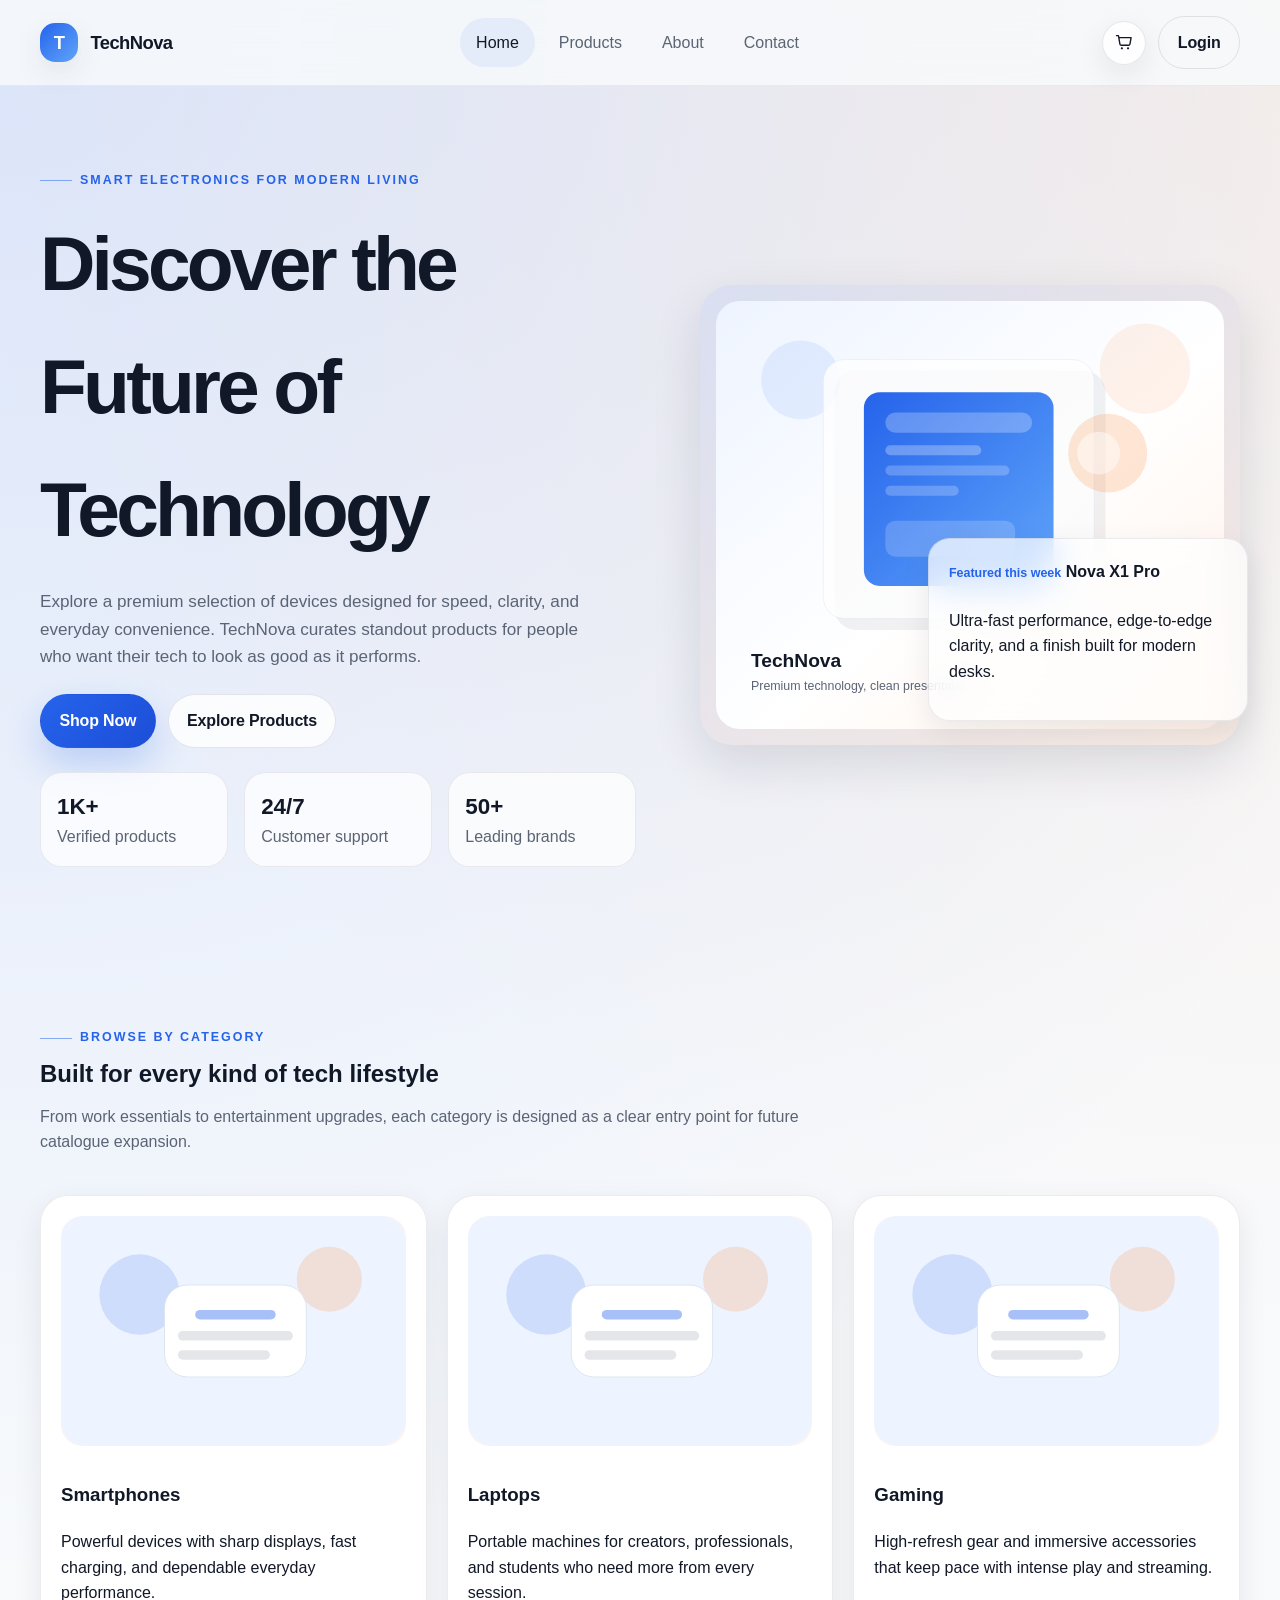
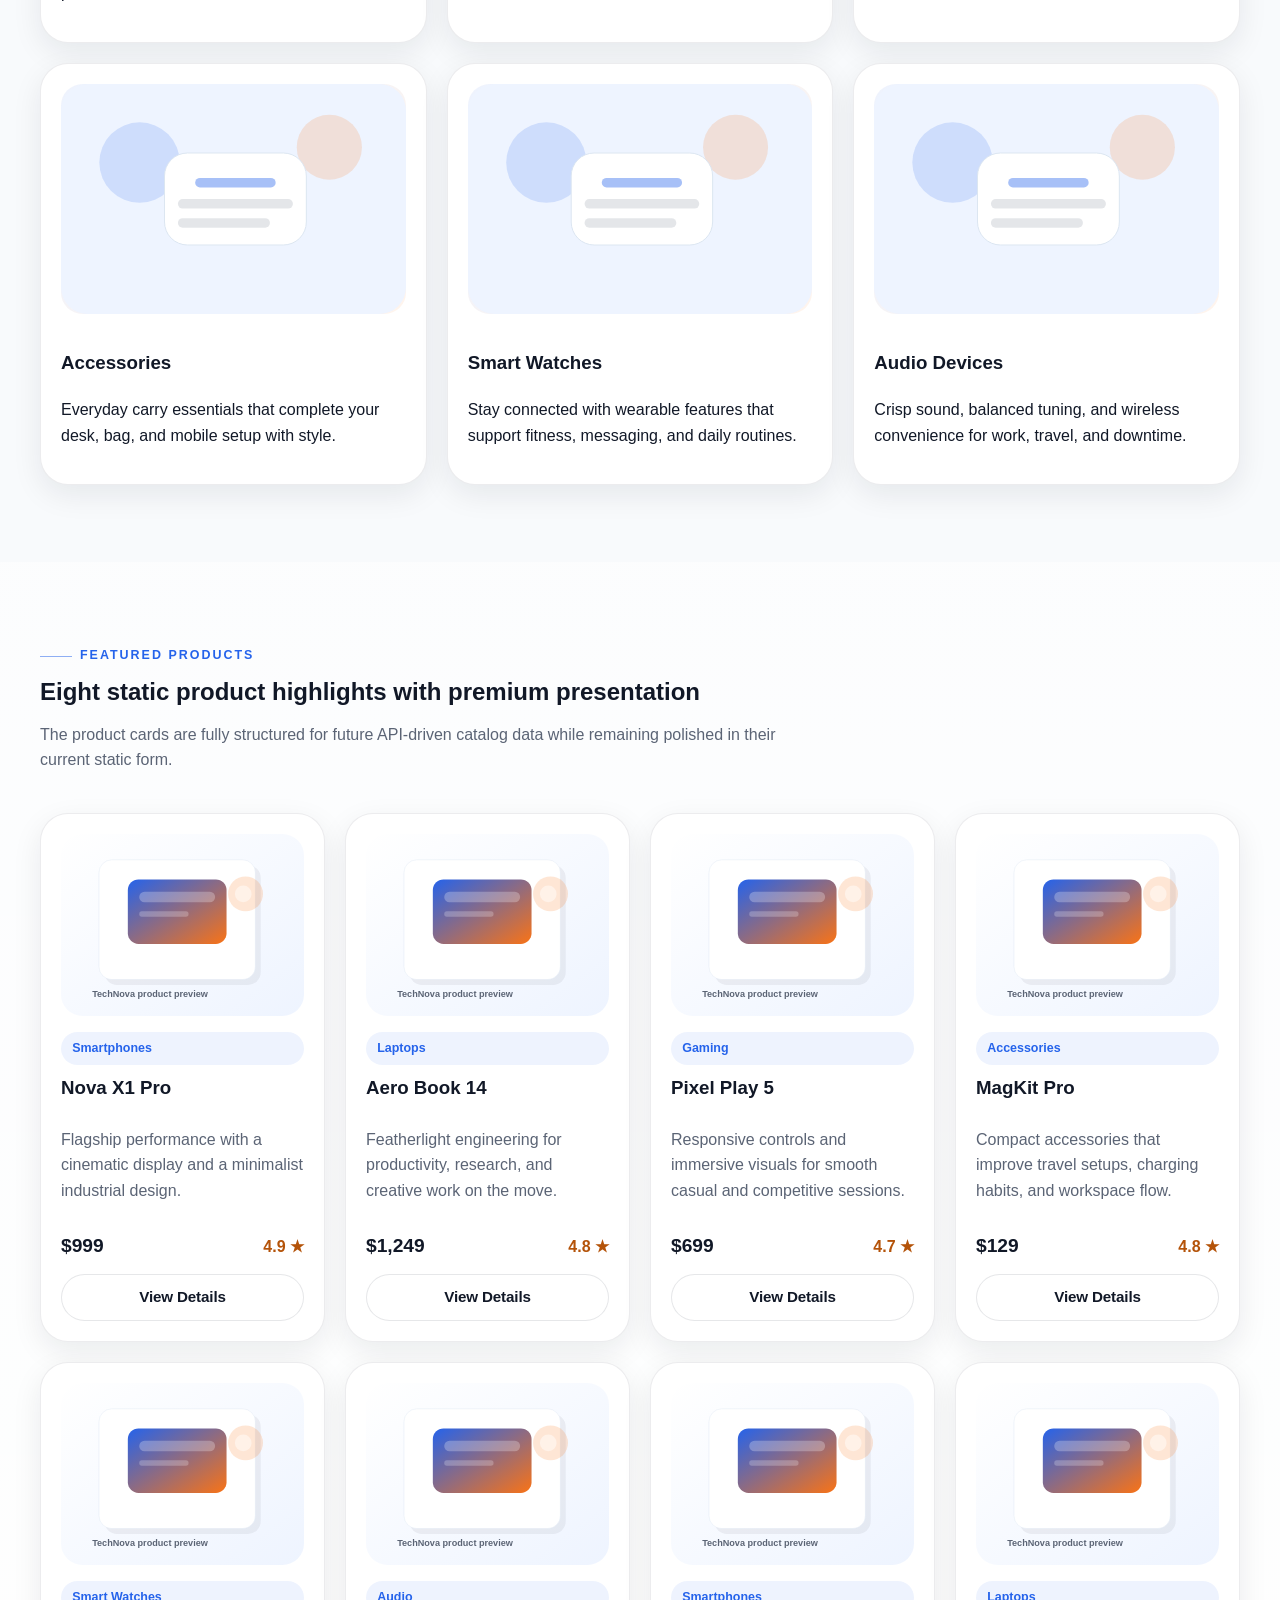
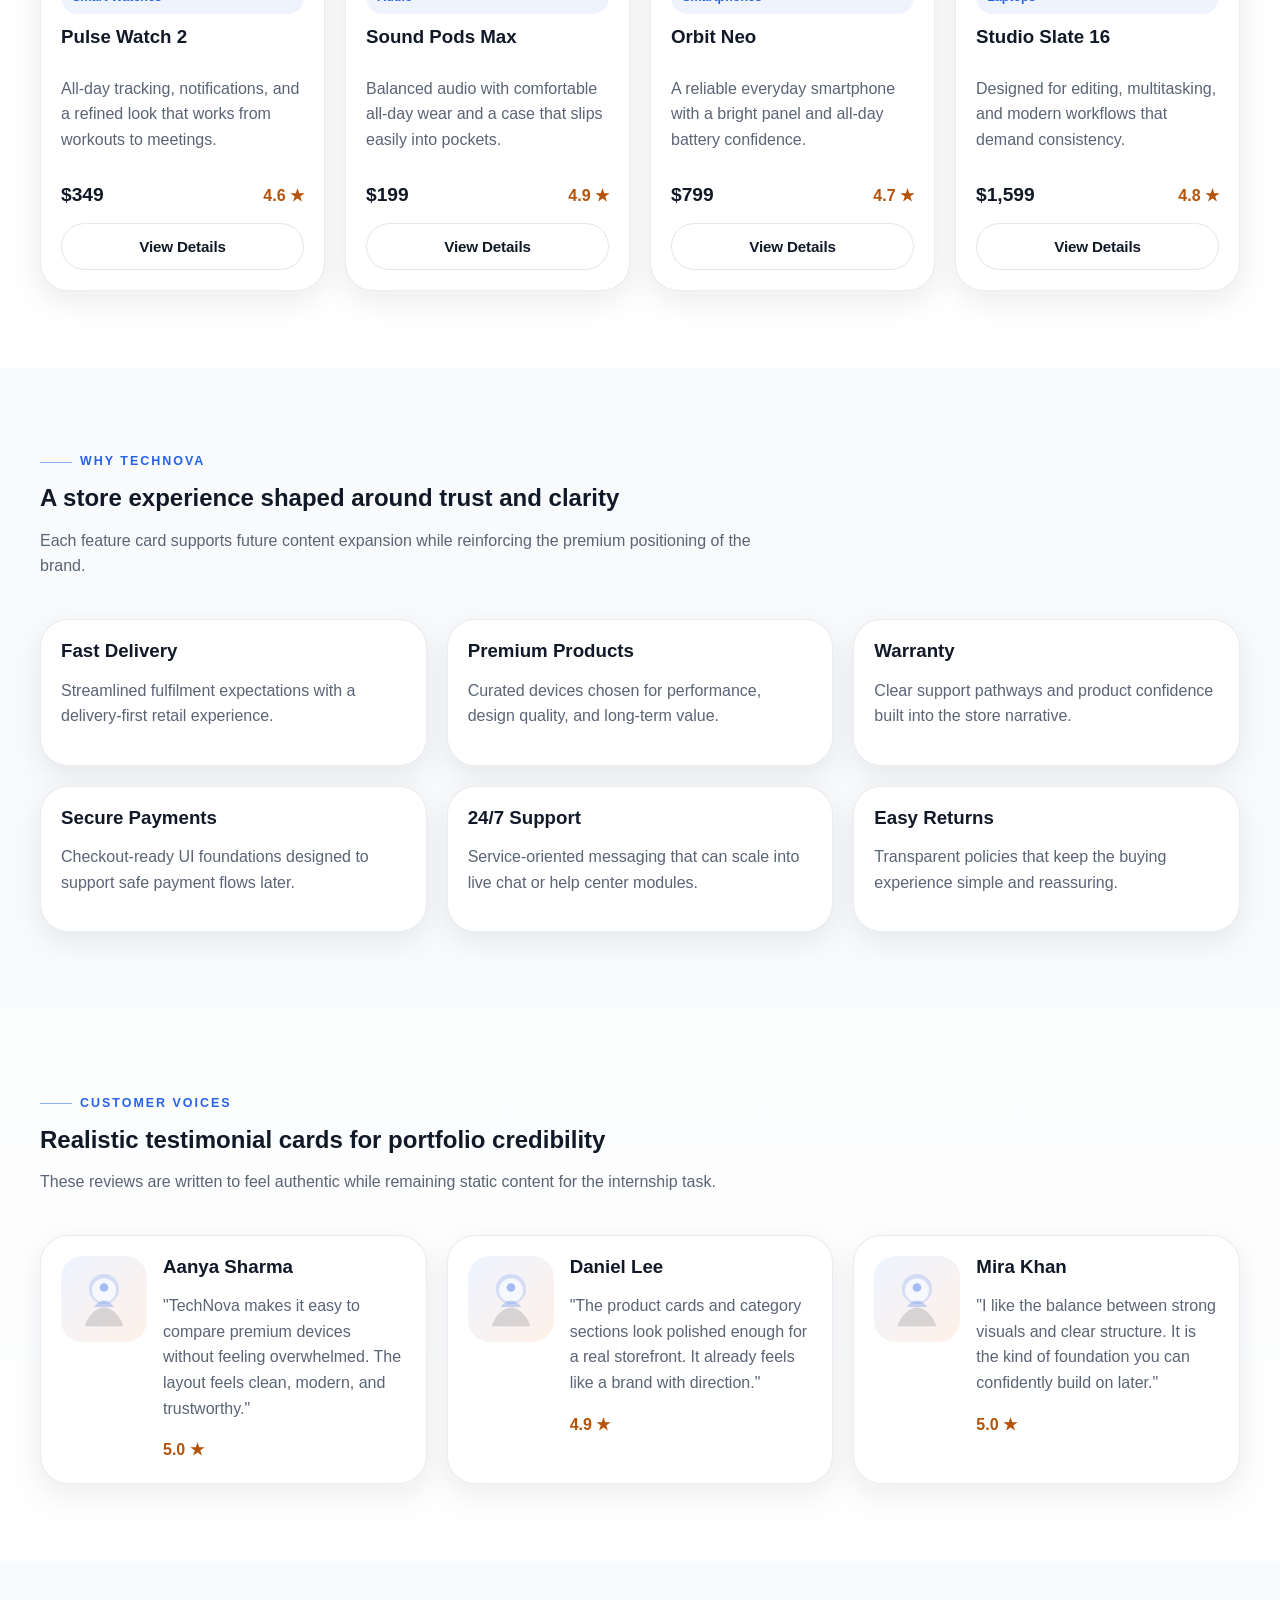
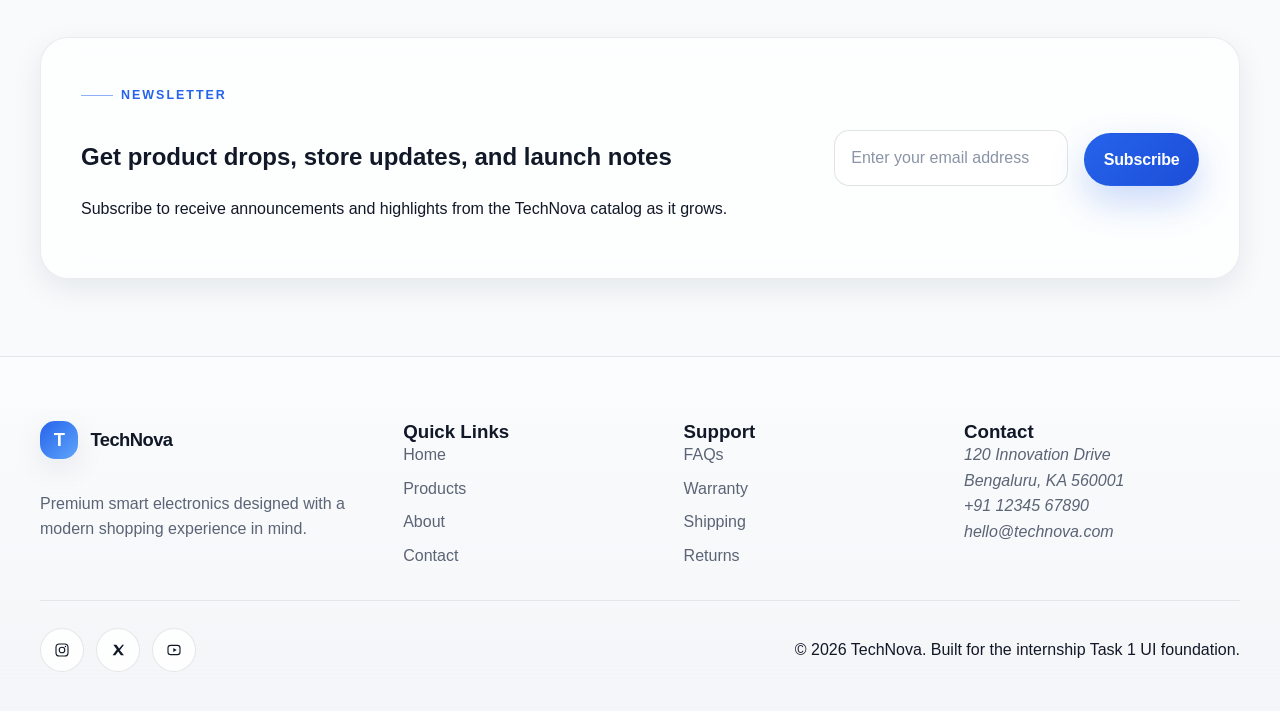
<file: index.html>
<!DOCTYPE html>
<html lang="en">
<head>
  <meta charset="UTF-8">
  <meta name="viewport" content="width=device-width, initial-scale=1.0">
  <title>TechNova | Smart Electronics Store</title>
  <meta name="description" content="TechNova is a premium smart electronics store showcasing smartphones, laptops, gaming gear, accessories, smart watches, and audio devices.">
  <meta name="keywords" content="TechNova, electronics store, smartphones, laptops, gaming, accessories, smart watches, audio">
  <meta name="author" content="TechNova">
  <link rel="icon" href="images/favicon.svg" type="image/svg+xml">
  <link rel="stylesheet" href="css/variables.css">
  <link rel="stylesheet" href="css/style.css">
  <link rel="stylesheet" href="css/responsive.css">
</head>
<body>
  <header class="site-header" data-component="site-header">
    <div class="container header__inner">
      <a class="brand" href="index.html" aria-label="TechNova home">
        <span class="brand__mark" aria-hidden="true">T</span>
        <span class="brand__text">TechNova</span>
      </a>

      <nav class="site-nav" aria-label="Primary navigation" data-component="primary-nav">
        <ul class="nav__list">
          <li><a class="nav__link is-active" href="index.html" aria-current="page">Home</a></li>
          <li><a class="nav__link" href="products.html">Products</a></li>
          <li><a class="nav__link" href="about.html">About</a></li>
          <li><a class="nav__link" href="contact.html">Contact</a></li>
        </ul>
      </nav>

      <div class="header__actions">
        <a class="icon-button" href="#" aria-label="Cart placeholder" data-action="open-cart">
          <svg viewBox="0 0 24 24" aria-hidden="true">
            <path d="M6 6h15l-1.5 8.5a2 2 0 0 1-2 1.5H8.4a2 2 0 0 1-2-1.6L4.5 3.5H2" fill="none" stroke="currentColor" stroke-width="1.8" stroke-linecap="round" stroke-linejoin="round"/>
            <circle cx="9" cy="20" r="1.4" fill="currentColor"/>
            <circle cx="17" cy="20" r="1.4" fill="currentColor"/>
          </svg>
        </a>
        <a class="btn btn--ghost" href="#" data-action="login">Login</a>
      </div>
    </div>
  </header>

  <main>
    <section class="hero section" data-section="hero">
      <div class="container hero__grid">
        <div class="hero__content">
          <span class="eyebrow">Smart electronics for modern living</span>
          <h1>Discover the Future of Technology</h1>
          <p class="hero__lead">
            Explore a premium selection of devices designed for speed, clarity, and everyday convenience.
            TechNova curates standout products for people who want their tech to look as good as it performs.
          </p>
          <div class="hero__actions">
            <a class="btn btn--primary" href="products.html">Shop Now</a>
            <a class="btn btn--secondary" href="products.html">Explore Products</a>
          </div>
          <ul class="hero__stats" aria-label="Store highlights">
            <li>
              <strong>1K+</strong>
              <span>Verified products</span>
            </li>
            <li>
              <strong>24/7</strong>
              <span>Customer support</span>
            </li>
            <li>
              <strong>50+</strong>
              <span>Leading brands</span>
            </li>
          </ul>
        </div>

        <div class="hero__visual">
          <figure class="hero__image-frame">
            <img src="images/hero-placeholder.svg" alt="Stylish showcase of modern smart electronics on a premium display">
          </figure>
          <div class="hero__floating-card glass-card">
            <span class="mini-label">Featured this week</span>
            <strong>Nova X1 Pro</strong>
            <p>Ultra-fast performance, edge-to-edge clarity, and a finish built for modern desks.</p>
          </div>
        </div>
      </div>
    </section>

    <section class="section" id="categories" data-section="categories">
      <div class="container">
        <div class="section-heading">
          <span class="eyebrow">Browse by category</span>
          <h2>Built for every kind of tech lifestyle</h2>
          <p>From work essentials to entertainment upgrades, each category is designed as a clear entry point for future catalogue expansion.</p>
        </div>

        <div class="card-grid card-grid--categories">
          <article class="category-card" data-category="smartphones">
            <img src="images/category-placeholder.svg" alt="Smartphone category illustration with a sleek device silhouette">
            <div>
              <h3>Smartphones</h3>
              <p>Powerful devices with sharp displays, fast charging, and dependable everyday performance.</p>
            </div>
          </article>
          <article class="category-card" data-category="laptops">
            <img src="images/category-placeholder.svg" alt="Laptop category illustration with a slim productivity device">
            <div>
              <h3>Laptops</h3>
              <p>Portable machines for creators, professionals, and students who need more from every session.</p>
            </div>
          </article>
          <article class="category-card" data-category="gaming">
            <img src="images/category-placeholder.svg" alt="Gaming category illustration with a console-inspired display">
            <div>
              <h3>Gaming</h3>
              <p>High-refresh gear and immersive accessories that keep pace with intense play and streaming.</p>
            </div>
          </article>
          <article class="category-card" data-category="accessories">
            <img src="images/category-placeholder.svg" alt="Accessories category illustration with premium small devices">
            <div>
              <h3>Accessories</h3>
              <p>Everyday carry essentials that complete your desk, bag, and mobile setup with style.</p>
            </div>
          </article>
          <article class="category-card" data-category="smartwatches">
            <img src="images/category-placeholder.svg" alt="Smart watch category illustration with a rounded wearable device">
            <div>
              <h3>Smart Watches</h3>
              <p>Stay connected with wearable features that support fitness, messaging, and daily routines.</p>
            </div>
          </article>
          <article class="category-card" data-category="audio">
            <img src="images/category-placeholder.svg" alt="Audio devices category illustration with wireless headphones">
            <div>
              <h3>Audio Devices</h3>
              <p>Crisp sound, balanced tuning, and wireless convenience for work, travel, and downtime.</p>
            </div>
          </article>
        </div>
      </div>
    </section>

    <section class="section section--tinted" id="featured-products" data-section="featured-products">
      <div class="container">
        <div class="section-heading">
          <span class="eyebrow">Featured products</span>
          <h2>Eight static product highlights with premium presentation</h2>
          <p>The product cards are fully structured for future API-driven catalog data while remaining polished in their current static form.</p>
        </div>

        <div class="card-grid card-grid--products">
          <article class="product-card" data-product-card data-product-category="smartphones" data-product-id="nova-x1-pro">
            <img src="images/product-placeholder.svg" alt="Premium smartphone product display with a reflective finish">
            <div class="product-card__body">
              <span class="chip">Smartphones</span>
              <h3>Nova X1 Pro</h3>
              <p>Flagship performance with a cinematic display and a minimalist industrial design.</p>
              <div class="product-card__meta">
                <span class="price">$999</span>
                <span class="rating">4.9 &#9733;</span>
              </div>
              <a class="btn btn--small btn--secondary" href="products.html">View Details</a>
            </div>
          </article>
          <article class="product-card" data-product-card data-product-category="laptops" data-product-id="aero-book-14">
            <img src="images/product-placeholder.svg" alt="Slim laptop product display on a premium studio background">
            <div class="product-card__body">
              <span class="chip">Laptops</span>
              <h3>Aero Book 14</h3>
              <p>Featherlight engineering for productivity, research, and creative work on the move.</p>
              <div class="product-card__meta">
                <span class="price">$1,249</span>
                <span class="rating">4.8 &#9733;</span>
              </div>
              <a class="btn btn--small btn--secondary" href="products.html">View Details</a>
            </div>
          </article>
          <article class="product-card" data-product-card data-product-category="gaming" data-product-id="pixel-play-5">
            <img src="images/product-placeholder.svg" alt="Gaming product display with an illuminated controller and console styling">
            <div class="product-card__body">
              <span class="chip">Gaming</span>
              <h3>Pixel Play 5</h3>
              <p>Responsive controls and immersive visuals for smooth casual and competitive sessions.</p>
              <div class="product-card__meta">
                <span class="price">$699</span>
                <span class="rating">4.7 &#9733;</span>
              </div>
              <a class="btn btn--small btn--secondary" href="products.html">View Details</a>
            </div>
          </article>
          <article class="product-card" data-product-card data-product-category="accessories" data-product-id="magkit-pro">
            <img src="images/product-placeholder.svg" alt="Accessory product display with compact charging and desk tools">
            <div class="product-card__body">
              <span class="chip">Accessories</span>
              <h3>MagKit Pro</h3>
              <p>Compact accessories that improve travel setups, charging habits, and workspace flow.</p>
              <div class="product-card__meta">
                <span class="price">$129</span>
                <span class="rating">4.8 &#9733;</span>
              </div>
              <a class="btn btn--small btn--secondary" href="products.html">View Details</a>
            </div>
          </article>
          <article class="product-card" data-product-card data-product-category="smartwatches" data-product-id="pulse-watch-2">
            <img src="images/product-placeholder.svg" alt="Smart watch product display with a sleek wearable profile">
            <div class="product-card__body">
              <span class="chip">Smart Watches</span>
              <h3>Pulse Watch 2</h3>
              <p>All-day tracking, notifications, and a refined look that works from workouts to meetings.</p>
              <div class="product-card__meta">
                <span class="price">$349</span>
                <span class="rating">4.6 &#9733;</span>
              </div>
              <a class="btn btn--small btn--secondary" href="products.html">View Details</a>
            </div>
          </article>
          <article class="product-card" data-product-card data-product-category="audio" data-product-id="sound-pods-max">
            <img src="images/product-placeholder.svg" alt="Audio product display with wireless earbuds and a charging case">
            <div class="product-card__body">
              <span class="chip">Audio</span>
              <h3>Sound Pods Max</h3>
              <p>Balanced audio with comfortable all-day wear and a case that slips easily into pockets.</p>
              <div class="product-card__meta">
                <span class="price">$199</span>
                <span class="rating">4.9 &#9733;</span>
              </div>
              <a class="btn btn--small btn--secondary" href="products.html">View Details</a>
            </div>
          </article>
          <article class="product-card" data-product-card data-product-category="smartphones" data-product-id="orbit-neo">
            <img src="images/product-placeholder.svg" alt="Secondary smartphone product display with a modern matte finish">
            <div class="product-card__body">
              <span class="chip">Smartphones</span>
              <h3>Orbit Neo</h3>
              <p>A reliable everyday smartphone with a bright panel and all-day battery confidence.</p>
              <div class="product-card__meta">
                <span class="price">$799</span>
                <span class="rating">4.7 &#9733;</span>
              </div>
              <a class="btn btn--small btn--secondary" href="products.html">View Details</a>
            </div>
          </article>
          <article class="product-card" data-product-card data-product-category="laptops" data-product-id="studio-slate-16">
            <img src="images/product-placeholder.svg" alt="Creative laptop product display with a spacious workstation layout">
            <div class="product-card__body">
              <span class="chip">Laptops</span>
              <h3>Studio Slate 16</h3>
              <p>Designed for editing, multitasking, and modern workflows that demand consistency.</p>
              <div class="product-card__meta">
                <span class="price">$1,599</span>
                <span class="rating">4.8 &#9733;</span>
              </div>
              <a class="btn btn--small btn--secondary" href="products.html">View Details</a>
            </div>
          </article>
        </div>
      </div>
    </section>

    <section class="section" id="why-choose-us" data-section="why-choose-us">
      <div class="container">
        <div class="section-heading">
          <span class="eyebrow">Why TechNova</span>
          <h2>A store experience shaped around trust and clarity</h2>
          <p>Each feature card supports future content expansion while reinforcing the premium positioning of the brand.</p>
        </div>

        <div class="card-grid card-grid--features">
          <article class="feature-card">
            <h3>Fast Delivery</h3>
            <p>Streamlined fulfilment expectations with a delivery-first retail experience.</p>
          </article>
          <article class="feature-card">
            <h3>Premium Products</h3>
            <p>Curated devices chosen for performance, design quality, and long-term value.</p>
          </article>
          <article class="feature-card">
            <h3>Warranty</h3>
            <p>Clear support pathways and product confidence built into the store narrative.</p>
          </article>
          <article class="feature-card">
            <h3>Secure Payments</h3>
            <p>Checkout-ready UI foundations designed to support safe payment flows later.</p>
          </article>
          <article class="feature-card">
            <h3>24/7 Support</h3>
            <p>Service-oriented messaging that can scale into live chat or help center modules.</p>
          </article>
          <article class="feature-card">
            <h3>Easy Returns</h3>
            <p>Transparent policies that keep the buying experience simple and reassuring.</p>
          </article>
        </div>
      </div>
    </section>

    <section class="section section--tinted" id="testimonials" data-section="testimonials">
      <div class="container">
        <div class="section-heading">
          <span class="eyebrow">Customer voices</span>
          <h2>Realistic testimonial cards for portfolio credibility</h2>
          <p>These reviews are written to feel authentic while remaining static content for the internship task.</p>
        </div>

        <div class="card-grid card-grid--testimonials">
          <article class="testimonial-card">
            <img src="images/avatar-placeholder.svg" alt="Portrait placeholder for Aanya Sharma">
            <div>
              <h3>Aanya Sharma</h3>
              <p>"TechNova makes it easy to compare premium devices without feeling overwhelmed. The layout feels clean, modern, and trustworthy."</p>
              <span class="rating">5.0 &#9733;</span>
            </div>
          </article>
          <article class="testimonial-card">
            <img src="images/avatar-placeholder.svg" alt="Portrait placeholder for Daniel Lee">
            <div>
              <h3>Daniel Lee</h3>
              <p>"The product cards and category sections look polished enough for a real storefront. It already feels like a brand with direction."</p>
              <span class="rating">4.9 &#9733;</span>
            </div>
          </article>
          <article class="testimonial-card">
            <img src="images/avatar-placeholder.svg" alt="Portrait placeholder for Mira Khan">
            <div>
              <h3>Mira Khan</h3>
              <p>"I like the balance between strong visuals and clear structure. It is the kind of foundation you can confidently build on later."</p>
              <span class="rating">5.0 &#9733;</span>
            </div>
          </article>
        </div>
      </div>
    </section>

    <section class="section" id="newsletter" data-section="newsletter">
      <div class="container">
        <div class="newsletter-card glass-card">
          <div>
            <span class="eyebrow">Newsletter</span>
            <h2>Get product drops, store updates, and launch notes</h2>
            <p>Subscribe to receive announcements and highlights from the TechNova catalog as it grows.</p>
          </div>
          <form class="newsletter-form" data-form="newsletter">
            <label class="sr-only" for="newsletter-email">Email address</label>
            <input id="newsletter-email" name="email" type="email" placeholder="Enter your email address">
            <button class="btn btn--primary" type="button">Subscribe</button>
          </form>
        </div>
      </div>
    </section>
  </main>

  <footer class="site-footer" data-component="site-footer">
    <div class="container footer__grid">
      <div>
        <a class="brand brand--footer" href="index.html" aria-label="TechNova home">
          <span class="brand__mark" aria-hidden="true">T</span>
          <span class="brand__text">TechNova</span>
        </a>
        <p>Premium smart electronics designed with a modern shopping experience in mind.</p>
      </div>

      <div>
        <h3>Quick Links</h3>
        <ul class="footer__links">
          <li><a href="index.html">Home</a></li>
          <li><a href="products.html">Products</a></li>
          <li><a href="about.html">About</a></li>
          <li><a href="contact.html">Contact</a></li>
        </ul>
      </div>

      <div>
        <h3>Support</h3>
        <ul class="footer__links">
          <li><a href="#">FAQs</a></li>
          <li><a href="#">Warranty</a></li>
          <li><a href="#">Shipping</a></li>
          <li><a href="#">Returns</a></li>
        </ul>
      </div>

      <div>
        <h3>Contact</h3>
        <address>
          120 Innovation Drive<br>
          Bengaluru, KA 560001<br>
          <a href="tel:+911234567890">+91 12345 67890</a><br>
          <a href="mailto:hello@technova.com">hello@technova.com</a>
        </address>
      </div>
    </div>

    <div class="container footer__bottom">
      <div class="social-links" aria-label="Social links">
        <a href="#" aria-label="TechNova on Instagram">
          <svg viewBox="0 0 24 24" aria-hidden="true"><rect x="3" y="3" width="18" height="18" rx="5" fill="none" stroke="currentColor" stroke-width="1.7"/><circle cx="12" cy="12" r="4.2" fill="none" stroke="currentColor" stroke-width="1.7"/><circle cx="17.2" cy="6.8" r="1.1" fill="currentColor"/></svg>
        </a>
        <a href="#" aria-label="TechNova on X">
          <svg viewBox="0 0 24 24" aria-hidden="true"><path d="M5 4h4.6l4.1 5.7L18.4 4H21l-6.2 8.5L21 20h-4.6l-4.2-5.8L8 20H3.9l6.3-8.6L5 4Z" fill="currentColor"/></svg>
        </a>
        <a href="#" aria-label="TechNova on YouTube">
          <svg viewBox="0 0 24 24" aria-hidden="true"><rect x="3" y="5" width="18" height="14" rx="4" fill="none" stroke="currentColor" stroke-width="1.7"/><path d="M11 9l5 3-5 3V9Z" fill="currentColor"/></svg>
        </a>
      </div>
      <p>&copy; 2026 TechNova. Built for the internship Task 1 UI foundation.</p>
    </div>
  </footer>
</body>
</html>
</file>
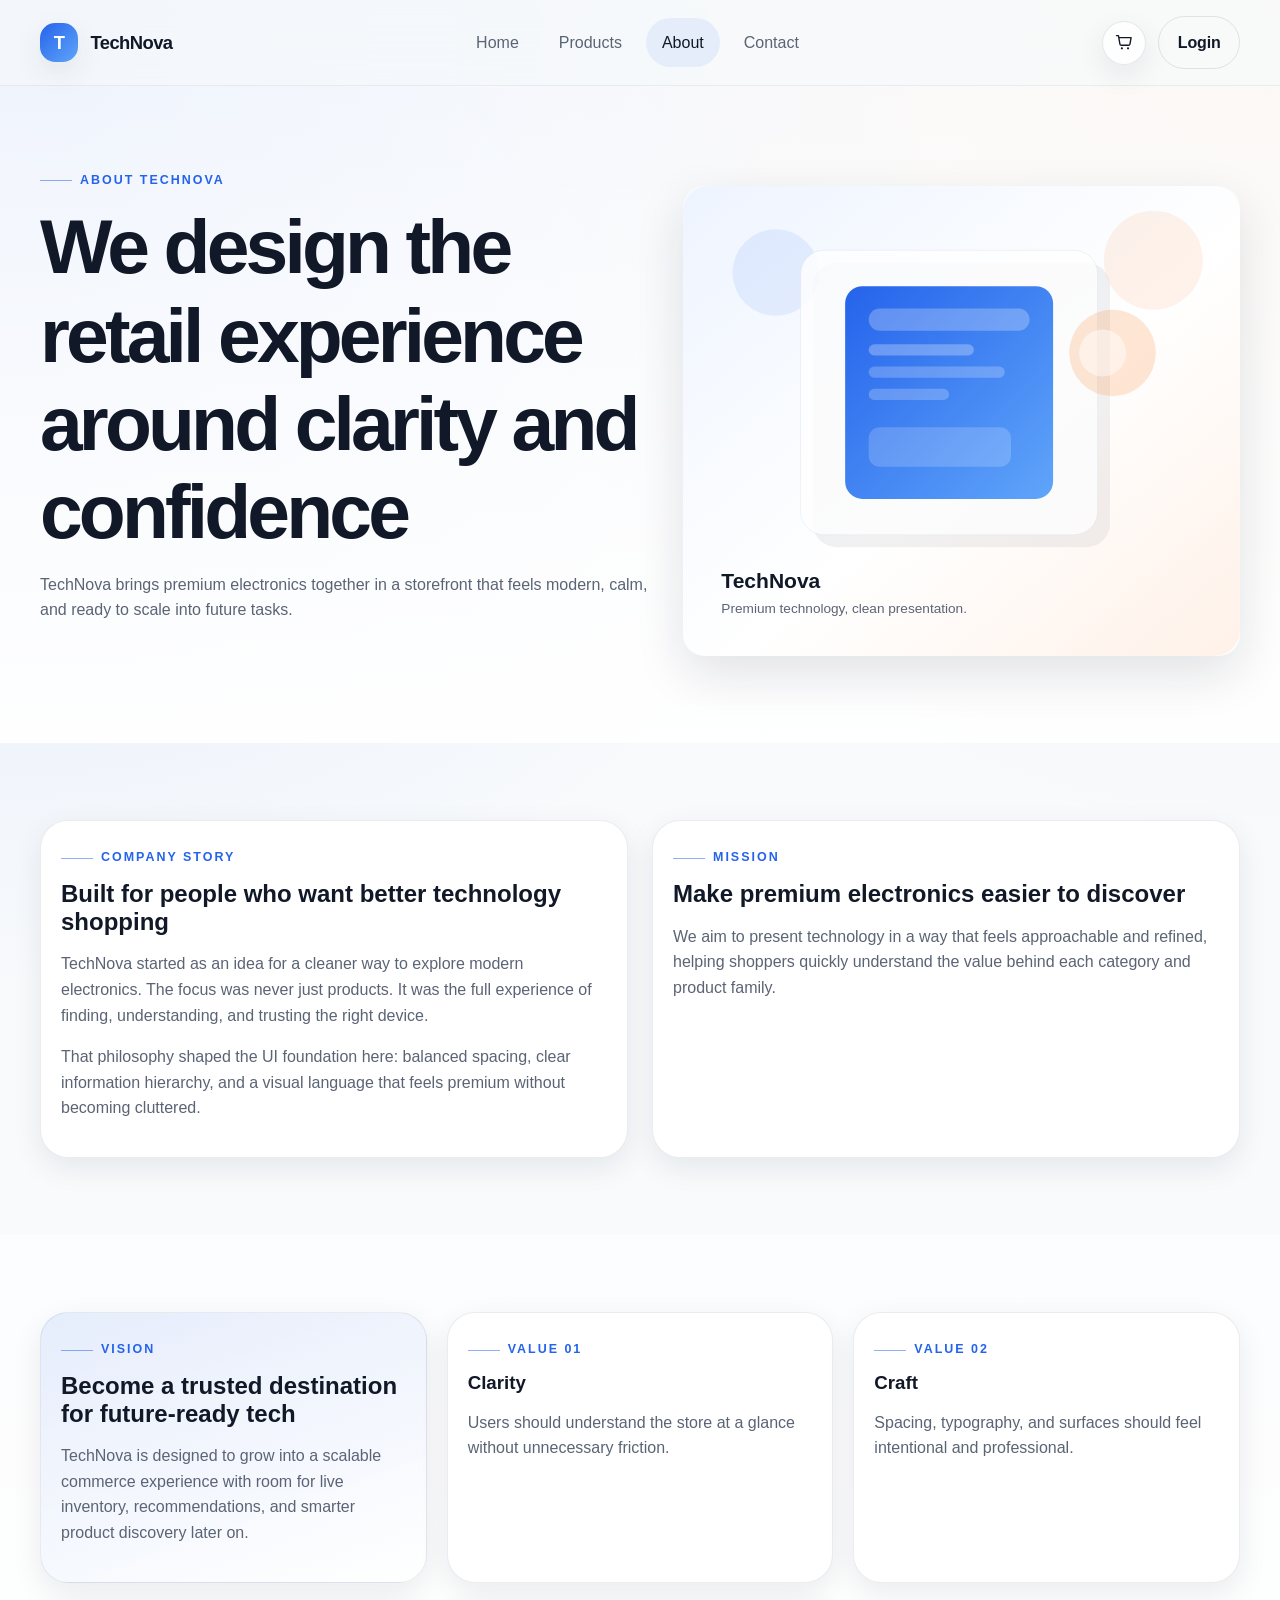
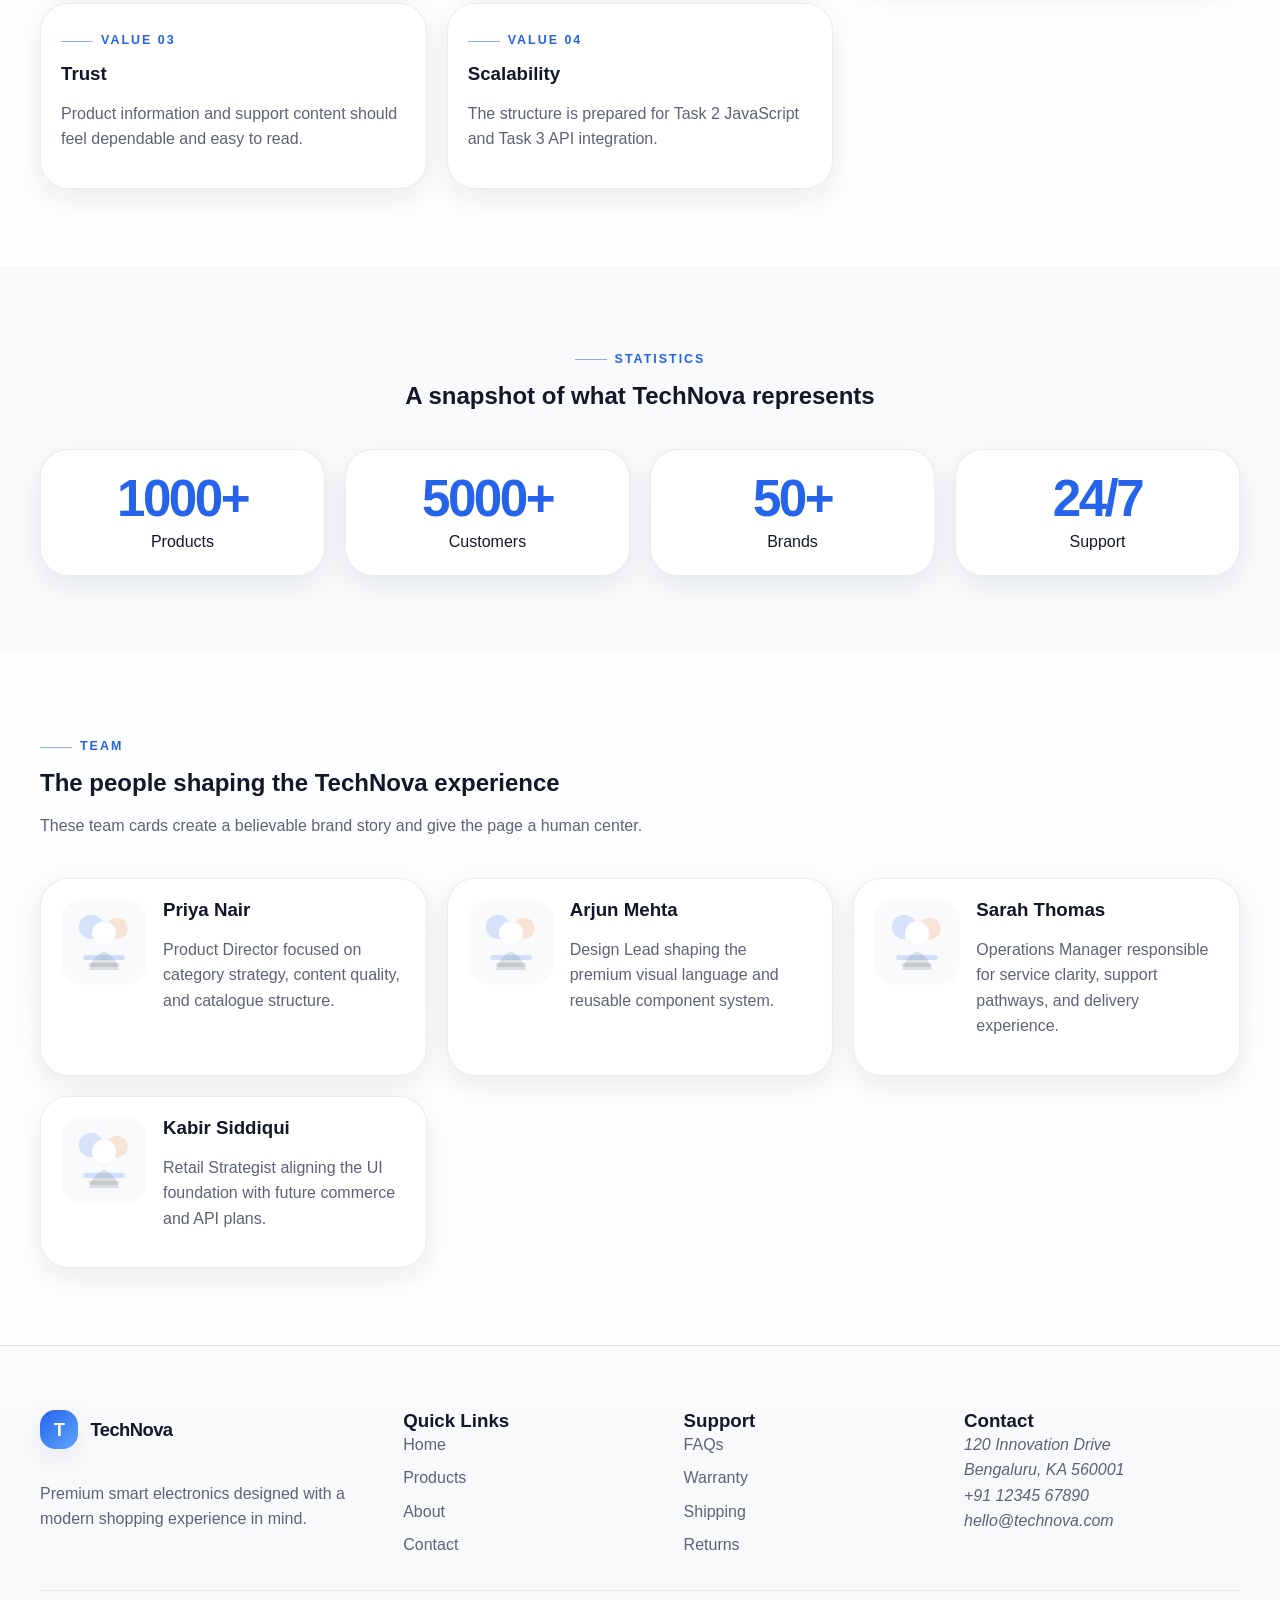
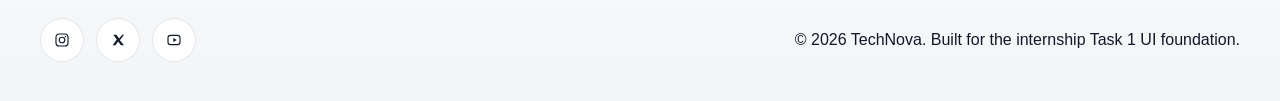
<file: about.html>
<!DOCTYPE html>
<html lang="en">
<head>
  <meta charset="UTF-8">
  <meta name="viewport" content="width=device-width, initial-scale=1.0">
  <title>About | TechNova</title>
  <meta name="description" content="Learn about TechNova's story, mission, vision, values, statistics, and team.">
  <meta name="keywords" content="About TechNova, company story, mission, vision, values, team">
  <meta name="author" content="TechNova">
  <link rel="icon" href="images/favicon.svg" type="image/svg+xml">
  <link rel="stylesheet" href="css/variables.css">
  <link rel="stylesheet" href="css/style.css">
  <link rel="stylesheet" href="css/responsive.css">
</head>
<body>
  <header class="site-header" data-component="site-header">
    <div class="container header__inner">
      <a class="brand" href="index.html" aria-label="TechNova home">
        <span class="brand__mark" aria-hidden="true">T</span>
        <span class="brand__text">TechNova</span>
      </a>

      <nav class="site-nav" aria-label="Primary navigation" data-component="primary-nav">
        <ul class="nav__list">
          <li><a class="nav__link" href="index.html">Home</a></li>
          <li><a class="nav__link" href="products.html">Products</a></li>
          <li><a class="nav__link is-active" href="about.html" aria-current="page">About</a></li>
          <li><a class="nav__link" href="contact.html">Contact</a></li>
        </ul>
      </nav>

      <div class="header__actions">
        <a class="icon-button" href="#" aria-label="Cart placeholder" data-action="open-cart">
          <svg viewBox="0 0 24 24" aria-hidden="true">
            <path d="M6 6h15l-1.5 8.5a2 2 0 0 1-2 1.5H8.4a2 2 0 0 1-2-1.6L4.5 3.5H2" fill="none" stroke="currentColor" stroke-width="1.8" stroke-linecap="round" stroke-linejoin="round"/>
            <circle cx="9" cy="20" r="1.4" fill="currentColor"/>
            <circle cx="17" cy="20" r="1.4" fill="currentColor"/>
          </svg>
        </a>
        <a class="btn btn--ghost" href="#" data-action="login">Login</a>
      </div>
    </div>
  </header>

  <main class="page-main">
    <section class="page-hero section section--tinted" data-section="about-hero">
      <div class="container about-hero__grid">
        <div class="section-heading">
          <span class="eyebrow">About TechNova</span>
          <h1>We design the retail experience around clarity and confidence</h1>
          <p>TechNova brings premium electronics together in a storefront that feels modern, calm, and ready to scale into future tasks.</p>
        </div>
        <figure class="about-hero__image">
          <img src="images/hero-placeholder.svg" alt="Editorial-style illustration of the TechNova brand and premium electronic products">
        </figure>
      </div>
    </section>

    <section class="section" data-section="story">
      <div class="container split-layout">
        <article class="content-card">
          <span class="eyebrow">Company story</span>
          <h2>Built for people who want better technology shopping</h2>
          <p>TechNova started as an idea for a cleaner way to explore modern electronics. The focus was never just products. It was the full experience of finding, understanding, and trusting the right device.</p>
          <p>That philosophy shaped the UI foundation here: balanced spacing, clear information hierarchy, and a visual language that feels premium without becoming cluttered.</p>
        </article>
        <article class="content-card">
          <span class="eyebrow">Mission</span>
          <h2>Make premium electronics easier to discover</h2>
          <p>We aim to present technology in a way that feels approachable and refined, helping shoppers quickly understand the value behind each category and product family.</p>
        </article>
      </div>
    </section>

    <section class="section section--tinted" data-section="vision-values">
      <div class="container">
        <div class="card-grid card-grid--features">
          <article class="feature-card feature-card--accent">
            <span class="eyebrow">Vision</span>
            <h2>Become a trusted destination for future-ready tech</h2>
            <p>TechNova is designed to grow into a scalable commerce experience with room for live inventory, recommendations, and smarter product discovery later on.</p>
          </article>
          <article class="feature-card">
            <span class="eyebrow">Value 01</span>
            <h3>Clarity</h3>
            <p>Users should understand the store at a glance without unnecessary friction.</p>
          </article>
          <article class="feature-card">
            <span class="eyebrow">Value 02</span>
            <h3>Craft</h3>
            <p>Spacing, typography, and surfaces should feel intentional and professional.</p>
          </article>
          <article class="feature-card">
            <span class="eyebrow">Value 03</span>
            <h3>Trust</h3>
            <p>Product information and support content should feel dependable and easy to read.</p>
          </article>
          <article class="feature-card">
            <span class="eyebrow">Value 04</span>
            <h3>Scalability</h3>
            <p>The structure is prepared for Task 2 JavaScript and Task 3 API integration.</p>
          </article>
        </div>
      </div>
    </section>

    <section class="section" data-section="statistics">
      <div class="container">
        <div class="section-heading section-heading--center">
          <span class="eyebrow">Statistics</span>
          <h2>A snapshot of what TechNova represents</h2>
        </div>

        <div class="stats-grid">
          <article class="stat-card">
            <strong>1000+</strong>
            <span>Products</span>
          </article>
          <article class="stat-card">
            <strong>5000+</strong>
            <span>Customers</span>
          </article>
          <article class="stat-card">
            <strong>50+</strong>
            <span>Brands</span>
          </article>
          <article class="stat-card">
            <strong>24/7</strong>
            <span>Support</span>
          </article>
        </div>
      </div>
    </section>

    <section class="section section--tinted" data-section="team">
      <div class="container">
        <div class="section-heading">
          <span class="eyebrow">Team</span>
          <h2>The people shaping the TechNova experience</h2>
          <p>These team cards create a believable brand story and give the page a human center.</p>
        </div>

        <div class="card-grid card-grid--testimonials card-grid--team">
          <article class="testimonial-card">
            <img src="images/team-placeholder.svg" alt="Portrait placeholder for Priya Nair, product director">
            <div>
              <h3>Priya Nair</h3>
              <p>Product Director focused on category strategy, content quality, and catalogue structure.</p>
            </div>
          </article>
          <article class="testimonial-card">
            <img src="images/team-placeholder.svg" alt="Portrait placeholder for Arjun Mehta, design lead">
            <div>
              <h3>Arjun Mehta</h3>
              <p>Design Lead shaping the premium visual language and reusable component system.</p>
            </div>
          </article>
          <article class="testimonial-card">
            <img src="images/team-placeholder.svg" alt="Portrait placeholder for Sarah Thomas, operations manager">
            <div>
              <h3>Sarah Thomas</h3>
              <p>Operations Manager responsible for service clarity, support pathways, and delivery experience.</p>
            </div>
          </article>
          <article class="testimonial-card">
            <img src="images/team-placeholder.svg" alt="Portrait placeholder for Kabir Siddiqui, retail strategist">
            <div>
              <h3>Kabir Siddiqui</h3>
              <p>Retail Strategist aligning the UI foundation with future commerce and API plans.</p>
            </div>
          </article>
        </div>
      </div>
    </section>
  </main>

  <footer class="site-footer" data-component="site-footer">
    <div class="container footer__grid">
      <div>
        <a class="brand brand--footer" href="index.html" aria-label="TechNova home">
          <span class="brand__mark" aria-hidden="true">T</span>
          <span class="brand__text">TechNova</span>
        </a>
        <p>Premium smart electronics designed with a modern shopping experience in mind.</p>
      </div>

      <div>
        <h3>Quick Links</h3>
        <ul class="footer__links">
          <li><a href="index.html">Home</a></li>
          <li><a href="products.html">Products</a></li>
          <li><a href="about.html">About</a></li>
          <li><a href="contact.html">Contact</a></li>
        </ul>
      </div>

      <div>
        <h3>Support</h3>
        <ul class="footer__links">
          <li><a href="#">FAQs</a></li>
          <li><a href="#">Warranty</a></li>
          <li><a href="#">Shipping</a></li>
          <li><a href="#">Returns</a></li>
        </ul>
      </div>

      <div>
        <h3>Contact</h3>
        <address>
          120 Innovation Drive<br>
          Bengaluru, KA 560001<br>
          <a href="tel:+911234567890">+91 12345 67890</a><br>
          <a href="mailto:hello@technova.com">hello@technova.com</a>
        </address>
      </div>
    </div>

    <div class="container footer__bottom">
      <div class="social-links" aria-label="Social links">
        <a href="#" aria-label="TechNova on Instagram"><svg viewBox="0 0 24 24" aria-hidden="true"><rect x="3" y="3" width="18" height="18" rx="5" fill="none" stroke="currentColor" stroke-width="1.7"/><circle cx="12" cy="12" r="4.2" fill="none" stroke="currentColor" stroke-width="1.7"/><circle cx="17.2" cy="6.8" r="1.1" fill="currentColor"/></svg></a>
        <a href="#" aria-label="TechNova on X"><svg viewBox="0 0 24 24" aria-hidden="true"><path d="M5 4h4.6l4.1 5.7L18.4 4H21l-6.2 8.5L21 20h-4.6l-4.2-5.8L8 20H3.9l6.3-8.6L5 4Z" fill="currentColor"/></svg></a>
        <a href="#" aria-label="TechNova on YouTube"><svg viewBox="0 0 24 24" aria-hidden="true"><rect x="3" y="5" width="18" height="14" rx="4" fill="none" stroke="currentColor" stroke-width="1.7"/><path d="M11 9l5 3-5 3V9Z" fill="currentColor"/></svg></a>
      </div>
      <p>&copy; 2026 TechNova. Built for the internship Task 1 UI foundation.</p>
    </div>
  </footer>
</body>
</html>
</file>
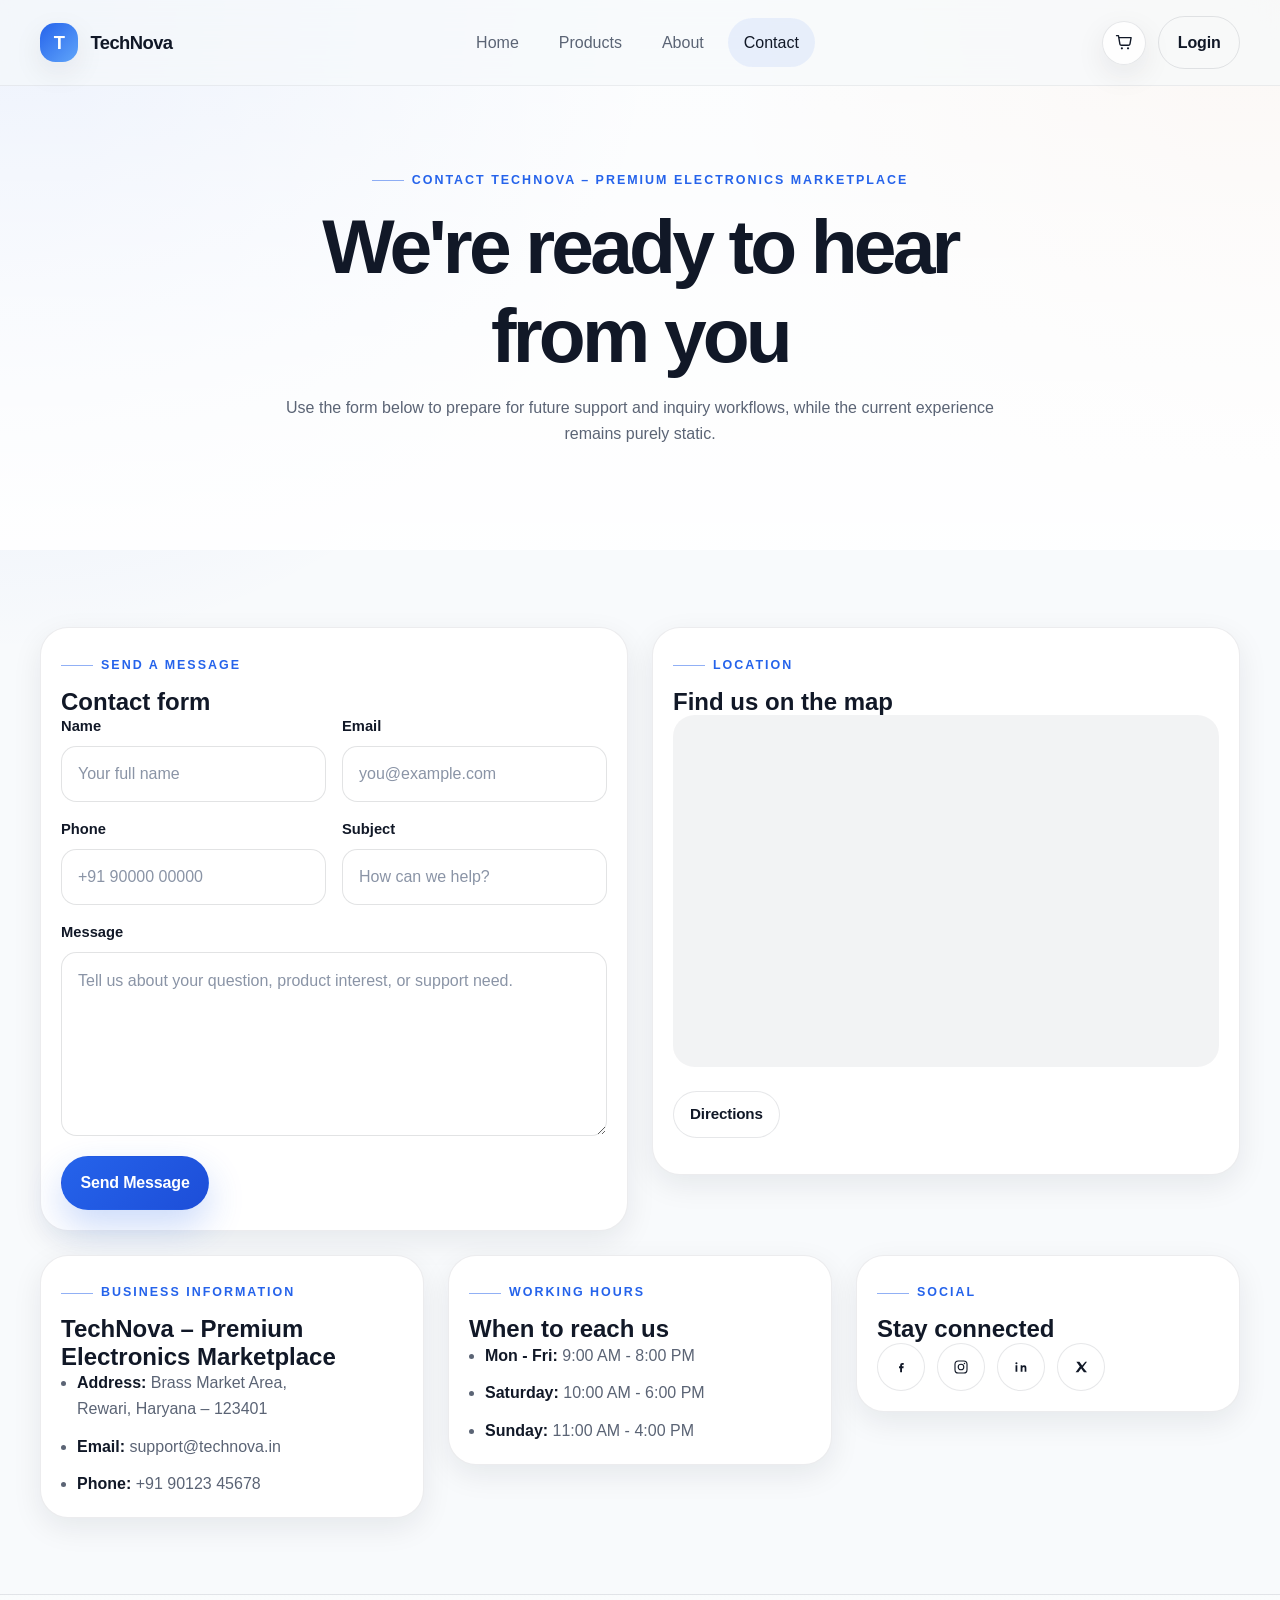
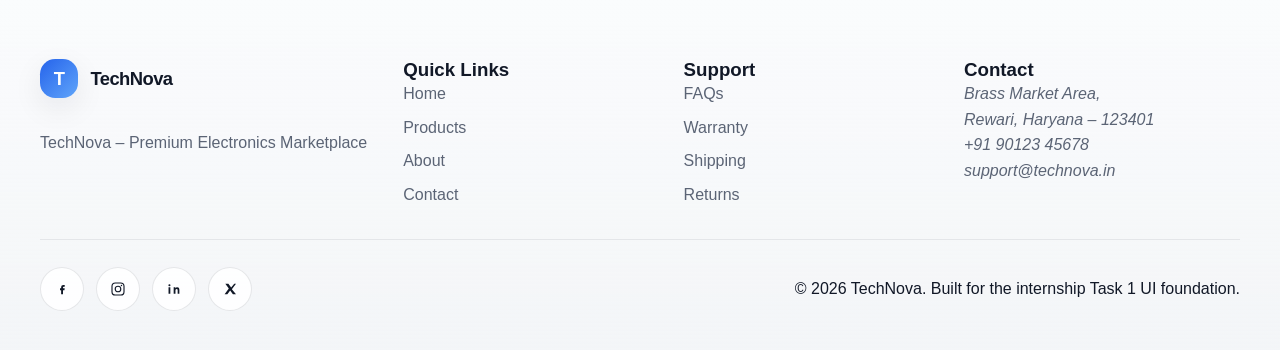
<file: contact.html>
<!DOCTYPE html>
<html lang="en">
<head>
  <meta charset="UTF-8">
  <meta name="viewport" content="width=device-width, initial-scale=1.0">
  <title>Contact | TechNova – Premium Electronics Marketplace</title>
  <meta name="description" content="Contact TechNova – Premium Electronics Marketplace for business information, working hours, and the Rewari, Haryana location.">
  <meta name="keywords" content="Contact TechNova, support, business hours, location, electronics store">
  <meta name="author" content="TechNova">
  <link rel="icon" href="images/favicon.svg" type="image/svg+xml">
  <link rel="stylesheet" href="css/variables.css">
  <link rel="stylesheet" href="css/style.css">
  <link rel="stylesheet" href="css/responsive.css">
</head>
<body>
  <header class="site-header" data-component="site-header">
    <div class="container header__inner">
      <a class="brand" href="index.html" aria-label="TechNova home">
        <span class="brand__mark" aria-hidden="true">T</span>
        <span class="brand__text">TechNova</span>
      </a>

      <nav class="site-nav" aria-label="Primary navigation" data-component="primary-nav">
        <ul class="nav__list">
          <li><a class="nav__link" href="index.html">Home</a></li>
          <li><a class="nav__link" href="products.html">Products</a></li>
          <li><a class="nav__link" href="about.html">About</a></li>
          <li><a class="nav__link is-active" href="contact.html" aria-current="page">Contact</a></li>
        </ul>
      </nav>

      <div class="header__actions">
        <a class="icon-button" href="#" aria-label="Cart placeholder" data-action="open-cart">
          <svg viewBox="0 0 24 24" aria-hidden="true">
            <path d="M6 6h15l-1.5 8.5a2 2 0 0 1-2 1.5H8.4a2 2 0 0 1-2-1.6L4.5 3.5H2" fill="none" stroke="currentColor" stroke-width="1.8" stroke-linecap="round" stroke-linejoin="round"/>
            <circle cx="9" cy="20" r="1.4" fill="currentColor"/>
            <circle cx="17" cy="20" r="1.4" fill="currentColor"/>
          </svg>
        </a>
        <a class="btn btn--ghost" href="#" data-action="login">Login</a>
      </div>
    </div>
  </header>

  <main class="page-main">
    <section class="page-hero section section--tinted" data-section="contact-hero">
      <div class="container section-heading section-heading--center">
        <span class="eyebrow">Contact TechNova – Premium Electronics Marketplace</span>
        <h1>We're ready to hear from you</h1>
        <p>Use the form below to prepare for future support and inquiry workflows, while the current experience remains purely static.</p>
      </div>
    </section>

    <section class="section" data-section="contact-content">
      <div class="container contact-layout">
        <article class="content-card">
          <span class="eyebrow">Send a message</span>
          <h2>Contact form</h2>
          <form class="contact-form" id="contact-form" data-form="contact">
            <div class="form-grid">
              <div class="field">
                <label for="contact-name">Name</label>
                <input id="contact-name" name="name" type="text" placeholder="Your full name">
              </div>
              <div class="field">
                <label for="contact-email">Email</label>
                <input id="contact-email" name="email" type="email" placeholder="you@example.com">
              </div>
              <div class="field">
                <label for="contact-phone">Phone</label>
                <input id="contact-phone" name="phone" type="tel" placeholder="+91 90000 00000">
              </div>
              <div class="field">
                <label for="contact-subject">Subject</label>
                <input id="contact-subject" name="subject" type="text" placeholder="How can we help?">
              </div>
              <div class="field field--full">
                <label for="contact-message">Message</label>
                <textarea id="contact-message" name="message" rows="6" placeholder="Tell us about your question, product interest, or support need."></textarea>
              </div>
            </div>
            <button class="btn btn--primary" type="button">Send Message</button>
          </form>
        </article>

        <aside class="contact-sidebar">
          <article class="content-card">
            <span class="eyebrow">Location</span>
            <h2>Find us on the map</h2>
            <iframe
              title="TechNova business location"
              src="https://www.google.com/maps?q=Rewari%2C%20Haryana%2C%20India&output=embed"
              loading="lazy"
              referrerpolicy="no-referrer-when-downgrade"></iframe>
            <p><a class="btn btn--secondary btn--small" href="https://www.google.com/maps/dir/?api=1&destination=Rewari%2C%20Haryana%2C%20India" target="_blank" rel="noopener noreferrer">Directions</a></p>
          </article>

          <article class="content-card">
            <span class="eyebrow">Business information</span>
            <h2>TechNova – Premium Electronics Marketplace</h2>
            <ul class="info-list">
              <li><strong>Address:</strong> Brass Market Area,<br>Rewari, Haryana – 123401</li>
              <li><strong>Email:</strong> support@technova.in</li>
              <li><strong>Phone:</strong> +91 90123 45678</li>
            </ul>
          </article>

          <article class="content-card">
            <span class="eyebrow">Working hours</span>
            <h2>When to reach us</h2>
            <ul class="info-list">
              <li><strong>Mon - Fri:</strong> 9:00 AM - 8:00 PM</li>
              <li><strong>Saturday:</strong> 10:00 AM - 6:00 PM</li>
              <li><strong>Sunday:</strong> 11:00 AM - 4:00 PM</li>
            </ul>
          </article>

          <article class="content-card">
            <span class="eyebrow">Social</span>
            <h2>Stay connected</h2>
            <div class="social-links social-links--large" aria-label="Social links">
              <a href="#" aria-label="TechNova on Facebook"><svg viewBox="0 0 24 24" aria-hidden="true"><path d="M14 8.5h2.1V6H14c-2 0-3.3 1.3-3.3 3.6V11H9v2.7h1.7V20h2.8v-6.3h2.2L16 11h-2.5V9.9c0-.8.4-1.4 1.1-1.4Z" fill="currentColor"/></svg></a>
              <a href="#" aria-label="TechNova on Instagram"><svg viewBox="0 0 24 24" aria-hidden="true"><rect x="3" y="3" width="18" height="18" rx="5" fill="none" stroke="currentColor" stroke-width="1.7"/><circle cx="12" cy="12" r="4.2" fill="none" stroke="currentColor" stroke-width="1.7"/><circle cx="17.2" cy="6.8" r="1.1" fill="currentColor"/></svg></a>
              <a href="#" aria-label="TechNova on LinkedIn"><svg viewBox="0 0 24 24" aria-hidden="true"><path d="M6.5 9.5V19H3.8V9.5h2.7Zm-1.35-4.7a1.57 1.57 0 1 1 0 3.14 1.57 1.57 0 0 1 0-3.14ZM20.2 19h-2.7v-4.6c0-1.1 0-2.5-1.5-2.5s-1.8 1.2-1.8 2.4V19h-2.7V9.5h2.6v1.3h.04a2.9 2.9 0 0 1 2.6-1.4c2.8 0 3.3 1.8 3.3 4.2V19Z" fill="currentColor"/></svg></a>
              <a href="#" aria-label="TechNova on X (Twitter)"><svg viewBox="0 0 24 24" aria-hidden="true"><path d="M5 4h4.6l4.1 5.7L18.4 4H21l-6.2 8.5L21 20h-4.6l-4.2-5.8L8 20H3.9l6.3-8.6L5 4Z" fill="currentColor"/></svg></a>
            </div>
          </article>
        </aside>
      </div>
    </section>
  </main>

  <footer class="site-footer" data-component="site-footer">
    <div class="container footer__grid">
      <div>
        <a class="brand brand--footer" href="index.html" aria-label="TechNova home">
          <span class="brand__mark" aria-hidden="true">T</span>
          <span class="brand__text">TechNova</span>
        </a>
        <p>TechNova – Premium Electronics Marketplace</p>
      </div>

      <div>
        <h3>Quick Links</h3>
        <ul class="footer__links">
          <li><a href="index.html">Home</a></li>
          <li><a href="products.html">Products</a></li>
          <li><a href="about.html">About</a></li>
          <li><a href="contact.html">Contact</a></li>
        </ul>
      </div>

      <div>
        <h3>Support</h3>
        <ul class="footer__links">
          <li><a href="#">FAQs</a></li>
          <li><a href="#">Warranty</a></li>
          <li><a href="#">Shipping</a></li>
          <li><a href="#">Returns</a></li>
        </ul>
      </div>

      <div>
        <h3>Contact</h3>
        <address>
          Brass Market Area,<br>
          Rewari, Haryana – 123401<br>
          <a href="tel:+919012345678">+91 90123 45678</a><br>
          <a href="mailto:support@technova.in">support@technova.in</a>
        </address>
      </div>
    </div>

    <div class="container footer__bottom">
      <div class="social-links" aria-label="Social links">
        <a href="#" aria-label="TechNova on Facebook"><svg viewBox="0 0 24 24" aria-hidden="true"><path d="M14 8.5h2.1V6H14c-2 0-3.3 1.3-3.3 3.6V11H9v2.7h1.7V20h2.8v-6.3h2.2L16 11h-2.5V9.9c0-.8.4-1.4 1.1-1.4Z" fill="currentColor"/></svg></a>
        <a href="#" aria-label="TechNova on Instagram"><svg viewBox="0 0 24 24" aria-hidden="true"><rect x="3" y="3" width="18" height="18" rx="5" fill="none" stroke="currentColor" stroke-width="1.7"/><circle cx="12" cy="12" r="4.2" fill="none" stroke="currentColor" stroke-width="1.7"/><circle cx="17.2" cy="6.8" r="1.1" fill="currentColor"/></svg></a>
        <a href="#" aria-label="TechNova on LinkedIn"><svg viewBox="0 0 24 24" aria-hidden="true"><path d="M6.5 9.5V19H3.8V9.5h2.7Zm-1.35-4.7a1.57 1.57 0 1 1 0 3.14 1.57 1.57 0 0 1 0-3.14ZM20.2 19h-2.7v-4.6c0-1.1 0-2.5-1.5-2.5s-1.8 1.2-1.8 2.4V19h-2.7V9.5h2.6v1.3h.04a2.9 2.9 0 0 1 2.6-1.4c2.8 0 3.3 1.8 3.3 4.2V19Z" fill="currentColor"/></svg></a>
        <a href="#" aria-label="TechNova on X (Twitter)"><svg viewBox="0 0 24 24" aria-hidden="true"><path d="M5 4h4.6l4.1 5.7L18.4 4H21l-6.2 8.5L21 20h-4.6l-4.2-5.8L8 20H3.9l6.3-8.6L5 4Z" fill="currentColor"/></svg></a>
      </div>
      <p>&copy; 2026 TechNova. Built for the internship Task 1 UI foundation.</p>
    </div>
  </footer>
</body>
</html>
</file>
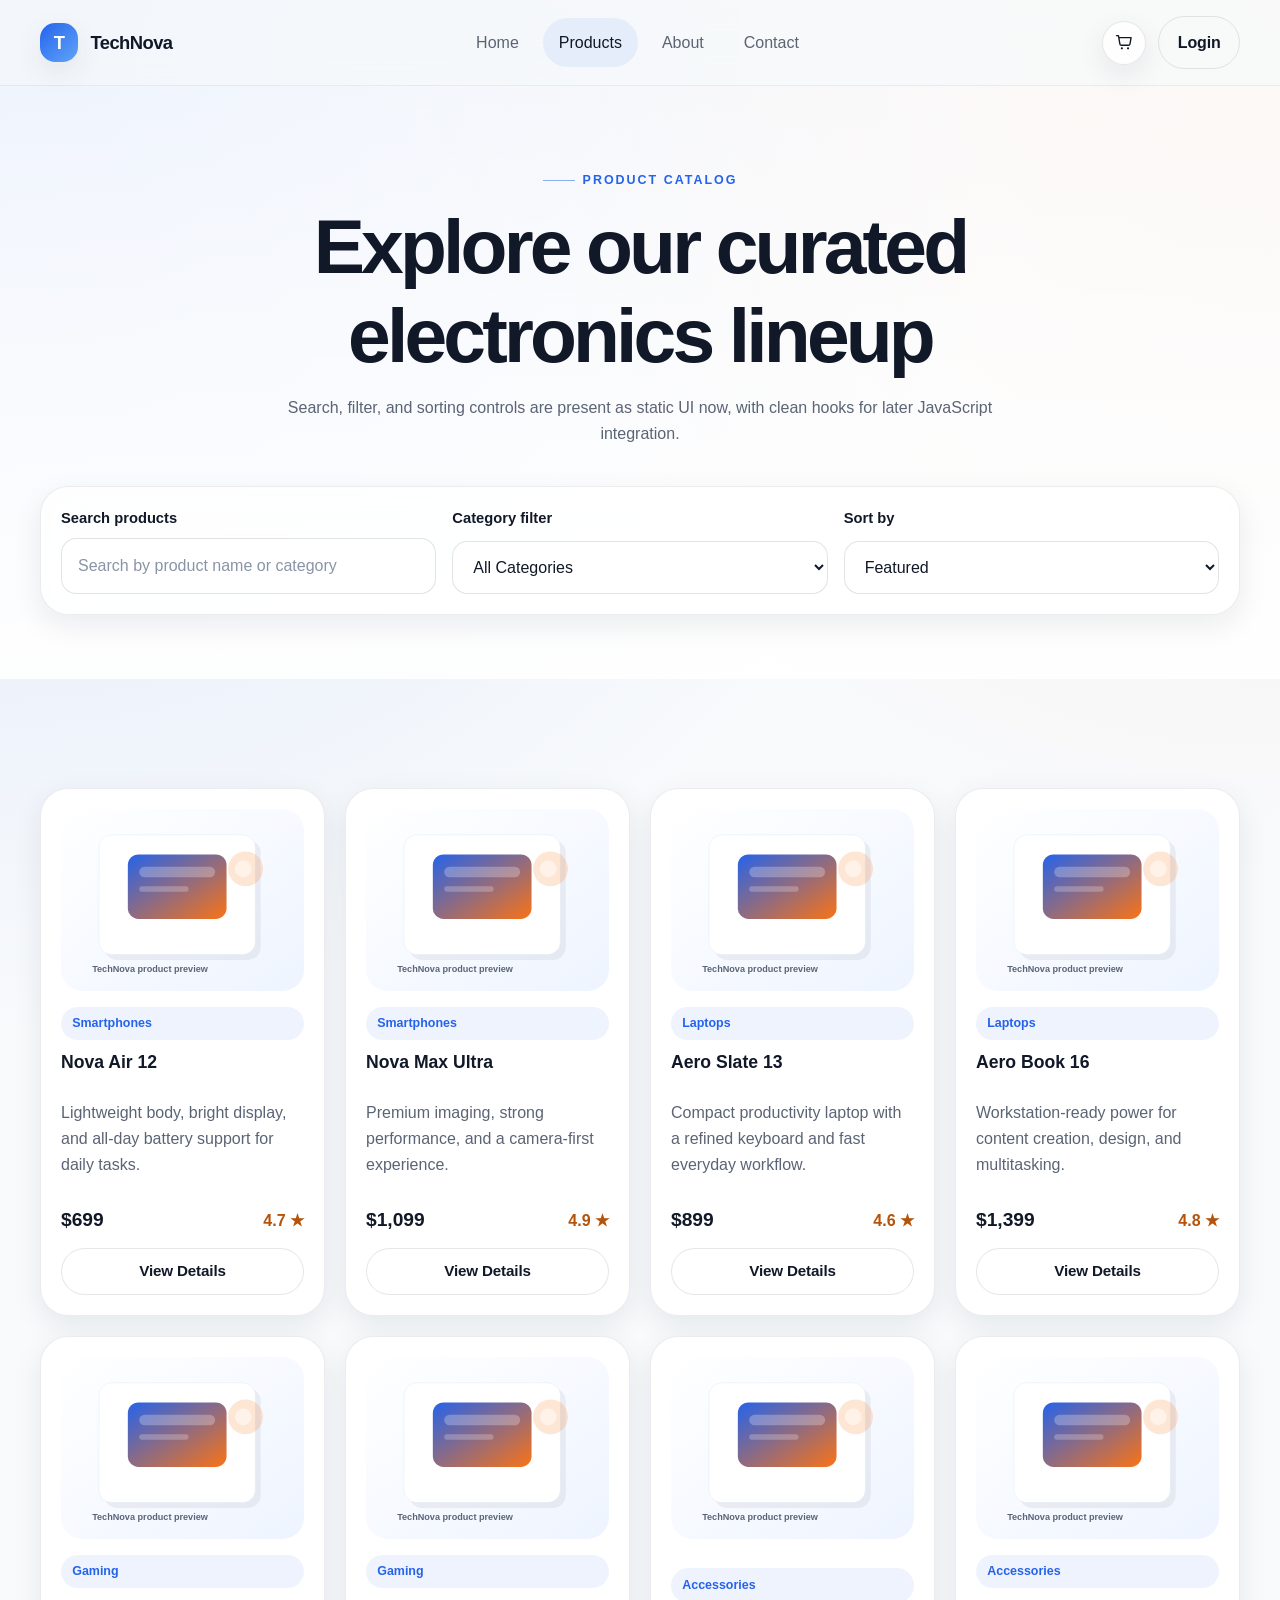
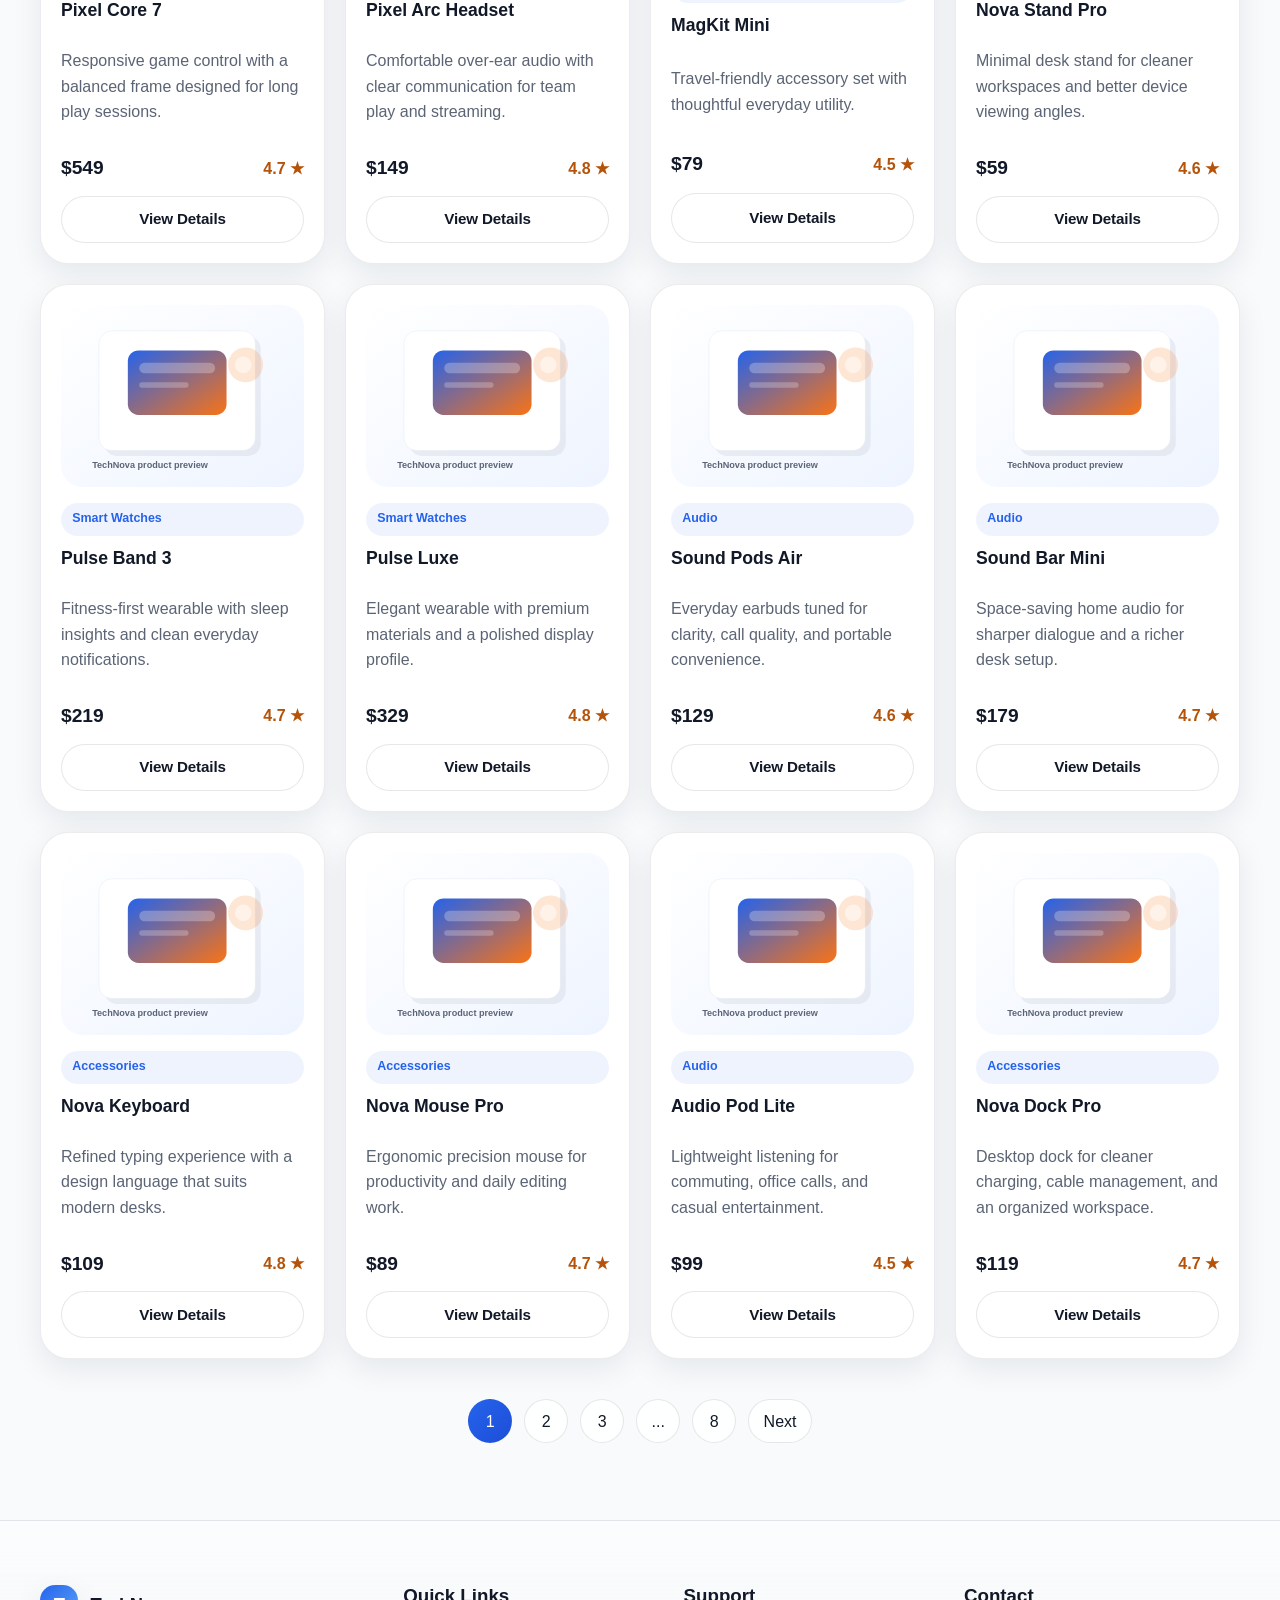
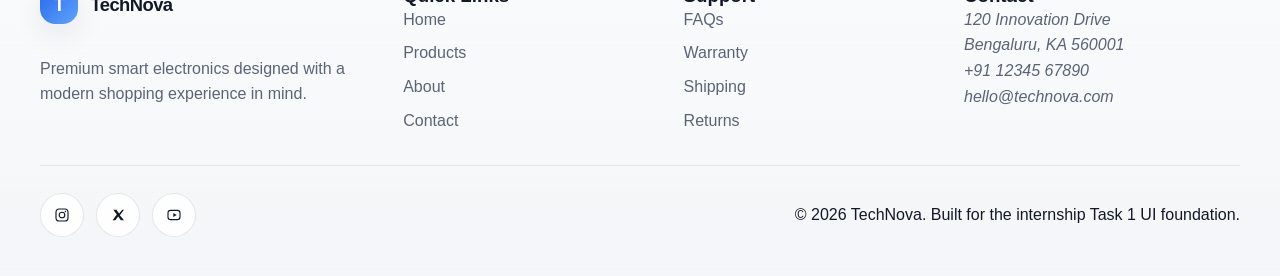
<file: products.html>
<!DOCTYPE html>
<html lang="en">
<head>
  <meta charset="UTF-8">
  <meta name="viewport" content="width=device-width, initial-scale=1.0">
  <title>Products | TechNova</title>
  <meta name="description" content="Browse TechNova's premium product catalog with static search, filter, and sorting UI.">
  <meta name="keywords" content="TechNova products, electronics catalog, smartphones, laptops, gaming, accessories">
  <meta name="author" content="TechNova">
  <link rel="icon" href="images/favicon.svg" type="image/svg+xml">
  <link rel="stylesheet" href="css/variables.css">
  <link rel="stylesheet" href="css/style.css">
  <link rel="stylesheet" href="css/responsive.css">
</head>
<body>
  <header class="site-header" data-component="site-header">
    <div class="container header__inner">
      <a class="brand" href="index.html" aria-label="TechNova home">
        <span class="brand__mark" aria-hidden="true">T</span>
        <span class="brand__text">TechNova</span>
      </a>

      <nav class="site-nav" aria-label="Primary navigation" data-component="primary-nav">
        <ul class="nav__list">
          <li><a class="nav__link" href="index.html">Home</a></li>
          <li><a class="nav__link is-active" href="products.html" aria-current="page">Products</a></li>
          <li><a class="nav__link" href="about.html">About</a></li>
          <li><a class="nav__link" href="contact.html">Contact</a></li>
        </ul>
      </nav>

      <div class="header__actions">
        <a class="icon-button" href="#" aria-label="Cart placeholder" data-action="open-cart">
          <svg viewBox="0 0 24 24" aria-hidden="true">
            <path d="M6 6h15l-1.5 8.5a2 2 0 0 1-2 1.5H8.4a2 2 0 0 1-2-1.6L4.5 3.5H2" fill="none" stroke="currentColor" stroke-width="1.8" stroke-linecap="round" stroke-linejoin="round"/>
            <circle cx="9" cy="20" r="1.4" fill="currentColor"/>
            <circle cx="17" cy="20" r="1.4" fill="currentColor"/>
          </svg>
        </a>
        <a class="btn btn--ghost" href="#" data-action="login">Login</a>
      </div>
    </div>
  </header>

  <main class="page-main">
    <section class="page-hero section section--tinted" data-section="products-hero">
      <div class="container">
        <div class="section-heading section-heading--center">
          <span class="eyebrow">Product catalog</span>
          <h1>Explore our curated electronics lineup</h1>
          <p>Search, filter, and sorting controls are present as static UI now, with clean hooks for later JavaScript integration.</p>
        </div>

        <form class="catalog-tools glass-card" data-form="catalog-tools" aria-label="Product catalog controls">
          <div class="field">
            <label for="catalog-search">Search products</label>
            <input id="catalog-search" name="search" type="search" placeholder="Search by product name or category">
          </div>
          <div class="field">
            <label for="catalog-category">Category filter</label>
            <select id="catalog-category" name="category">
              <option>All Categories</option>
              <option>Smartphones</option>
              <option>Laptops</option>
              <option>Gaming</option>
              <option>Accessories</option>
              <option>Smart Watches</option>
              <option>Audio Devices</option>
            </select>
          </div>
          <div class="field">
            <label for="catalog-sort">Sort by</label>
            <select id="catalog-sort" name="sort">
              <option>Featured</option>
              <option>Price: Low to High</option>
              <option>Price: High to Low</option>
              <option>Top Rated</option>
              <option>Newest</option>
            </select>
          </div>
        </form>
      </div>
    </section>

    <section class="section" data-section="catalog-grid">
      <div class="container">
        <div class="card-grid card-grid--products card-grid--catalog">
          <article class="product-card" data-product-card data-product-id="nova-air-12" data-product-category="smartphones">
            <img src="images/product-placeholder.svg" alt="Compact smartphone product display with a glossy edge-to-edge screen">
            <div class="product-card__body">
              <span class="chip">Smartphones</span>
              <h2 class="product-card__title">Nova Air 12</h2>
              <p>Lightweight body, bright display, and all-day battery support for daily tasks.</p>
              <div class="product-card__meta">
                <span class="price">$699</span>
                <span class="rating">4.7 &#9733;</span>
              </div>
              <a class="btn btn--small btn--secondary" href="#">View Details</a>
            </div>
          </article>
          <article class="product-card" data-product-card data-product-id="nova-max-ultra" data-product-category="smartphones">
            <img src="images/product-placeholder.svg" alt="Flagship smartphone product display with premium metallic styling">
            <div class="product-card__body">
              <span class="chip">Smartphones</span>
              <h2 class="product-card__title">Nova Max Ultra</h2>
              <p>Premium imaging, strong performance, and a camera-first experience.</p>
              <div class="product-card__meta">
                <span class="price">$1,099</span>
                <span class="rating">4.9 &#9733;</span>
              </div>
              <a class="btn btn--small btn--secondary" href="#">View Details</a>
            </div>
          </article>
          <article class="product-card" data-product-card data-product-id="aero-slate-13" data-product-category="laptops">
            <img src="images/product-placeholder.svg" alt="Portable laptop product display shown as a slim workstation device">
            <div class="product-card__body">
              <span class="chip">Laptops</span>
              <h2 class="product-card__title">Aero Slate 13</h2>
              <p>Compact productivity laptop with a refined keyboard and fast everyday workflow.</p>
              <div class="product-card__meta">
                <span class="price">$899</span>
                <span class="rating">4.6 &#9733;</span>
              </div>
              <a class="btn btn--small btn--secondary" href="#">View Details</a>
            </div>
          </article>
          <article class="product-card" data-product-card data-product-id="aero-book-16" data-product-category="laptops">
            <img src="images/product-placeholder.svg" alt="Large laptop product display with a professional creative setup">
            <div class="product-card__body">
              <span class="chip">Laptops</span>
              <h2 class="product-card__title">Aero Book 16</h2>
              <p>Workstation-ready power for content creation, design, and multitasking.</p>
              <div class="product-card__meta">
                <span class="price">$1,399</span>
                <span class="rating">4.8 &#9733;</span>
              </div>
              <a class="btn btn--small btn--secondary" href="#">View Details</a>
            </div>
          </article>
          <article class="product-card" data-product-card data-product-id="pixel-core-7" data-product-category="gaming">
            <img src="images/product-placeholder.svg" alt="Gaming console style product display with illuminated accents">
            <div class="product-card__body">
              <span class="chip">Gaming</span>
              <h2 class="product-card__title">Pixel Core 7</h2>
              <p>Responsive game control with a balanced frame designed for long play sessions.</p>
              <div class="product-card__meta">
                <span class="price">$549</span>
                <span class="rating">4.7 &#9733;</span>
              </div>
              <a class="btn btn--small btn--secondary" href="#">View Details</a>
            </div>
          </article>
          <article class="product-card" data-product-card data-product-id="pixel-arc-headset" data-product-category="gaming">
            <img src="images/product-placeholder.svg" alt="Gaming headset product display with a premium over-ear profile">
            <div class="product-card__body">
              <span class="chip">Gaming</span>
              <h2 class="product-card__title">Pixel Arc Headset</h2>
              <p>Comfortable over-ear audio with clear communication for team play and streaming.</p>
              <div class="product-card__meta">
                <span class="price">$149</span>
                <span class="rating">4.8 &#9733;</span>
              </div>
              <a class="btn btn--small btn--secondary" href="#">View Details</a>
            </div>
          </article>
          <article class="product-card" data-product-card data-product-id="magkit-mini" data-product-category="accessories">
            <img src="images/product-placeholder.svg" alt="Compact accessory product display with charging and desk organization gear">
            <div class="product-card__body">
              <span class="chip">Accessories</span>
              <h2 class="product-card__title">MagKit Mini</h2>
              <p>Travel-friendly accessory set with thoughtful everyday utility.</p>
              <div class="product-card__meta">
                <span class="price">$79</span>
                <span class="rating">4.5 &#9733;</span>
              </div>
              <a class="btn btn--small btn--secondary" href="#">View Details</a>
            </div>
          </article>
          <article class="product-card" data-product-card data-product-id="nova-stand-pro" data-product-category="accessories">
            <img src="images/product-placeholder.svg" alt="Accessory product display with a premium desk stand and docking setup">
            <div class="product-card__body">
              <span class="chip">Accessories</span>
              <h2 class="product-card__title">Nova Stand Pro</h2>
              <p>Minimal desk stand for cleaner workspaces and better device viewing angles.</p>
              <div class="product-card__meta">
                <span class="price">$59</span>
                <span class="rating">4.6 &#9733;</span>
              </div>
              <a class="btn btn--small btn--secondary" href="#">View Details</a>
            </div>
          </article>
          <article class="product-card" data-product-card data-product-id="pulse-band-3" data-product-category="smartwatches">
            <img src="images/product-placeholder.svg" alt="Smart watch product display with a sporty wearable band design">
            <div class="product-card__body">
              <span class="chip">Smart Watches</span>
              <h2 class="product-card__title">Pulse Band 3</h2>
              <p>Fitness-first wearable with sleep insights and clean everyday notifications.</p>
              <div class="product-card__meta">
                <span class="price">$219</span>
                <span class="rating">4.7 &#9733;</span>
              </div>
              <a class="btn btn--small btn--secondary" href="#">View Details</a>
            </div>
          </article>
          <article class="product-card" data-product-card data-product-id="pulse-luxe" data-product-category="smartwatches">
            <img src="images/product-placeholder.svg" alt="Luxury smart watch product display with a polished metal frame">
            <div class="product-card__body">
              <span class="chip">Smart Watches</span>
              <h2 class="product-card__title">Pulse Luxe</h2>
              <p>Elegant wearable with premium materials and a polished display profile.</p>
              <div class="product-card__meta">
                <span class="price">$329</span>
                <span class="rating">4.8 &#9733;</span>
              </div>
              <a class="btn btn--small btn--secondary" href="#">View Details</a>
            </div>
          </article>
          <article class="product-card" data-product-card data-product-id="sound-pods-air" data-product-category="audio">
            <img src="images/product-placeholder.svg" alt="Wireless earbud product display with a compact charging case">
            <div class="product-card__body">
              <span class="chip">Audio</span>
              <h2 class="product-card__title">Sound Pods Air</h2>
              <p>Everyday earbuds tuned for clarity, call quality, and portable convenience.</p>
              <div class="product-card__meta">
                <span class="price">$129</span>
                <span class="rating">4.6 &#9733;</span>
              </div>
              <a class="btn btn--small btn--secondary" href="#">View Details</a>
            </div>
          </article>
          <article class="product-card" data-product-card data-product-id="sound-bar-mini" data-product-category="audio">
            <img src="images/product-placeholder.svg" alt="Audio product display with a compact premium sound bar">
            <div class="product-card__body">
              <span class="chip">Audio</span>
              <h2 class="product-card__title">Sound Bar Mini</h2>
              <p>Space-saving home audio for sharper dialogue and a richer desk setup.</p>
              <div class="product-card__meta">
                <span class="price">$179</span>
                <span class="rating">4.7 &#9733;</span>
              </div>
              <a class="btn btn--small btn--secondary" href="#">View Details</a>
            </div>
          </article>
          <article class="product-card" data-product-card data-product-id="nova-keyboard" data-product-category="accessories">
            <img src="images/product-placeholder.svg" alt="Accessory product display with a minimalist mechanical keyboard">
            <div class="product-card__body">
              <span class="chip">Accessories</span>
              <h2 class="product-card__title">Nova Keyboard</h2>
              <p>Refined typing experience with a design language that suits modern desks.</p>
              <div class="product-card__meta">
                <span class="price">$109</span>
                <span class="rating">4.8 &#9733;</span>
              </div>
              <a class="btn btn--small btn--secondary" href="#">View Details</a>
            </div>
          </article>
          <article class="product-card" data-product-card data-product-id="nova-mouse-pro" data-product-category="accessories">
            <img src="images/product-placeholder.svg" alt="Accessory product display with an ergonomic premium mouse">
            <div class="product-card__body">
              <span class="chip">Accessories</span>
              <h2 class="product-card__title">Nova Mouse Pro</h2>
              <p>Ergonomic precision mouse for productivity and daily editing work.</p>
              <div class="product-card__meta">
                <span class="price">$89</span>
                <span class="rating">4.7 &#9733;</span>
              </div>
              <a class="btn btn--small btn--secondary" href="#">View Details</a>
            </div>
          </article>
          <article class="product-card" data-product-card data-product-id="audio-pod-lite" data-product-category="audio">
            <img src="images/product-placeholder.svg" alt="Audio product display with lightweight earbuds and a charging dock">
            <div class="product-card__body">
              <span class="chip">Audio</span>
              <h2 class="product-card__title">Audio Pod Lite</h2>
              <p>Lightweight listening for commuting, office calls, and casual entertainment.</p>
              <div class="product-card__meta">
                <span class="price">$99</span>
                <span class="rating">4.5 &#9733;</span>
              </div>
              <a class="btn btn--small btn--secondary" href="#">View Details</a>
            </div>
          </article>
          <article class="product-card" data-product-card data-product-id="nova-dock-pro" data-product-category="accessories">
            <img src="images/product-placeholder.svg" alt="Accessory product display with a premium desktop charging dock">
            <div class="product-card__body">
              <span class="chip">Accessories</span>
              <h2 class="product-card__title">Nova Dock Pro</h2>
              <p>Desktop dock for cleaner charging, cable management, and an organized workspace.</p>
              <div class="product-card__meta">
                <span class="price">$119</span>
                <span class="rating">4.7 &#9733;</span>
              </div>
              <a class="btn btn--small btn--secondary" href="#">View Details</a>
            </div>
          </article>
        </div>

        <nav class="pagination" aria-label="Product pagination">
          <a class="pagination__link is-active" href="#" aria-current="page">1</a>
          <a class="pagination__link" href="#">2</a>
          <a class="pagination__link" href="#">3</a>
          <span class="pagination__dots" aria-hidden="true">...</span>
          <a class="pagination__link" href="#">8</a>
          <a class="pagination__link pagination__link--next" href="#">Next</a>
        </nav>
      </div>
    </section>
  </main>

  <footer class="site-footer" data-component="site-footer">
    <div class="container footer__grid">
      <div>
        <a class="brand brand--footer" href="index.html" aria-label="TechNova home">
          <span class="brand__mark" aria-hidden="true">T</span>
          <span class="brand__text">TechNova</span>
        </a>
        <p>Premium smart electronics designed with a modern shopping experience in mind.</p>
      </div>

      <div>
        <h3>Quick Links</h3>
        <ul class="footer__links">
          <li><a href="index.html">Home</a></li>
          <li><a href="products.html">Products</a></li>
          <li><a href="about.html">About</a></li>
          <li><a href="contact.html">Contact</a></li>
        </ul>
      </div>

      <div>
        <h3>Support</h3>
        <ul class="footer__links">
          <li><a href="#">FAQs</a></li>
          <li><a href="#">Warranty</a></li>
          <li><a href="#">Shipping</a></li>
          <li><a href="#">Returns</a></li>
        </ul>
      </div>

      <div>
        <h3>Contact</h3>
        <address>
          120 Innovation Drive<br>
          Bengaluru, KA 560001<br>
          <a href="tel:+911234567890">+91 12345 67890</a><br>
          <a href="mailto:hello@technova.com">hello@technova.com</a>
        </address>
      </div>
    </div>

    <div class="container footer__bottom">
      <div class="social-links" aria-label="Social links">
        <a href="#" aria-label="TechNova on Instagram"><svg viewBox="0 0 24 24" aria-hidden="true"><rect x="3" y="3" width="18" height="18" rx="5" fill="none" stroke="currentColor" stroke-width="1.7"/><circle cx="12" cy="12" r="4.2" fill="none" stroke="currentColor" stroke-width="1.7"/><circle cx="17.2" cy="6.8" r="1.1" fill="currentColor"/></svg></a>
        <a href="#" aria-label="TechNova on X"><svg viewBox="0 0 24 24" aria-hidden="true"><path d="M5 4h4.6l4.1 5.7L18.4 4H21l-6.2 8.5L21 20h-4.6l-4.2-5.8L8 20H3.9l6.3-8.6L5 4Z" fill="currentColor"/></svg></a>
        <a href="#" aria-label="TechNova on YouTube"><svg viewBox="0 0 24 24" aria-hidden="true"><rect x="3" y="5" width="18" height="14" rx="4" fill="none" stroke="currentColor" stroke-width="1.7"/><path d="M11 9l5 3-5 3V9Z" fill="currentColor"/></svg></a>
      </div>
      <p>&copy; 2026 TechNova. Built for the internship Task 1 UI foundation.</p>
    </div>
  </footer>
</body>
</html>
</file>
<file: css/variables.css>
:root {
  color-scheme: light;
  --color-primary: #2563eb;
  --color-primary-dark: #1d4ed8;
  --color-accent: #f97316;
  --color-bg: #f8fafc;
  --color-surface: #ffffff;
  --color-surface-alt: #eef4ff;
  --color-text: #111827;
  --color-text-muted: #5b6475;
  --color-border: rgba(17, 24, 39, 0.1);
  --color-shadow: 0 18px 50px rgba(15, 23, 42, 0.12);
  --color-shadow-soft: 0 10px 30px rgba(15, 23, 42, 0.08);
  --color-glass: rgba(255, 255, 255, 0.72);
  --radius-xs: 0.75rem;
  --radius-sm: 1rem;
  --radius-md: 1.35rem;
  --radius-lg: 1.75rem;
  --radius-xl: 2.25rem;
  --space-1: 0.25rem;
  --space-2: 0.5rem;
  --space-3: 0.75rem;
  --space-4: 1rem;
  --space-5: 1.25rem;
  --space-6: 1.5rem;
  --space-8: 2rem;
  --space-10: 2.5rem;
  --space-12: 3rem;
  --space-16: 4rem;
  --space-20: 5rem;
  --container-width: 1200px;
  --transition-fast: 180ms ease;
  --transition-base: 250ms ease;
  --font-sans: "Segoe UI", "Helvetica Neue", Arial, sans-serif;
}
</file>
<file: css/style.css>
*,
*::before,
*::after {
  box-sizing: border-box;
}

html {
  scroll-behavior: smooth;
}

body {
  margin: 0;
  font-family: var(--font-sans);
  color: var(--color-text);
  background:
    radial-gradient(circle at top left, rgba(37, 99, 235, 0.14), transparent 28%),
    radial-gradient(circle at top right, rgba(249, 115, 22, 0.08), transparent 24%),
    var(--color-bg);
  line-height: 1.6;
}

img {
  display: block;
  max-width: 100%;
}

a {
  color: inherit;
  text-decoration: none;
}

button,
input,
select,
textarea {
  font: inherit;
}

button {
  cursor: pointer;
}

.container {
  width: min(var(--container-width), calc(100% - 2rem));
  margin-inline: auto;
}

.section {
  padding: clamp(3rem, 6vw, 5.5rem) 0;
}

.section--tinted {
  background: linear-gradient(180deg, rgba(255, 255, 255, 0.55), rgba(255, 255, 255, 0.92));
}

.section-heading {
  max-width: 760px;
  margin-bottom: var(--space-10);
}

.section-heading--center {
  margin-inline: auto;
  text-align: center;
}

.section-heading h1,
.section-heading h2,
.content-card h2,
.feature-card h2,
.feature-card h3,
.product-card h2,
.product-card h3,
.testimonial-card h3,
.stat-card strong,
.footer__grid h3 {
  line-height: 1.15;
  margin: 0;
}

.section-heading p,
.content-card p,
.feature-card p,
.product-card p,
.testimonial-card p,
.footer__grid p,
.footer__grid address,
.hero__lead {
  color: var(--color-text-muted);
}

.eyebrow {
  display: inline-flex;
  align-items: center;
  gap: var(--space-2);
  margin-bottom: var(--space-3);
  text-transform: uppercase;
  letter-spacing: 0.16em;
  font-size: 0.78rem;
  font-weight: 700;
  color: var(--color-primary);
}

.eyebrow::before {
  content: "";
  width: 2rem;
  height: 1px;
  background: currentColor;
  opacity: 0.5;
}

.site-header {
  position: sticky;
  top: 0;
  z-index: 50;
  backdrop-filter: blur(18px);
  background: rgba(248, 250, 252, 0.82);
  border-bottom: 1px solid rgba(17, 24, 39, 0.06);
}

.header__inner {
  display: grid;
  grid-template-columns: auto 1fr auto;
  align-items: center;
  gap: var(--space-6);
  padding: var(--space-4) 0;
}

.brand {
  display: inline-flex;
  align-items: center;
  gap: var(--space-3);
  font-size: 1.15rem;
  font-weight: 800;
  letter-spacing: -0.03em;
}

.brand__mark {
  display: inline-grid;
  place-items: center;
  width: 2.4rem;
  height: 2.4rem;
  border-radius: 0.95rem;
  color: #fff;
  background: linear-gradient(135deg, var(--color-primary), #60a5fa);
  box-shadow: var(--color-shadow-soft);
}

.brand__text {
  color: var(--color-text);
}

.site-nav {
  justify-self: center;
}

.nav__list {
  display: flex;
  flex-wrap: wrap;
  align-items: center;
  justify-content: center;
  gap: var(--space-2);
  list-style: none;
  margin: 0;
  padding: 0;
}

.nav__link {
  display: inline-flex;
  align-items: center;
  padding: 0.75rem 1rem;
  border-radius: 999px;
  color: var(--color-text-muted);
  transition: background-color var(--transition-base), color var(--transition-base), transform var(--transition-base);
}

.nav__link:hover,
.nav__link:focus-visible,
.nav__link.is-active {
  color: var(--color-text);
  background: rgba(37, 99, 235, 0.08);
}

.nav__link:focus-visible,
.btn:focus-visible,
.icon-button:focus-visible,
.pagination__link:focus-visible,
input:focus-visible,
select:focus-visible,
textarea:focus-visible {
  outline: 3px solid rgba(37, 99, 235, 0.25);
  outline-offset: 2px;
}

.header__actions {
  display: inline-flex;
  align-items: center;
  justify-content: flex-end;
  gap: var(--space-3);
}

.icon-button,
.btn,
.pagination__link {
  transition:
    transform var(--transition-base),
    box-shadow var(--transition-base),
    background-color var(--transition-base),
    border-color var(--transition-base),
    color var(--transition-base);
}

.icon-button {
  display: inline-grid;
  place-items: center;
  width: 2.75rem;
  height: 2.75rem;
  border-radius: 50%;
  color: var(--color-text);
  background: rgba(255, 255, 255, 0.8);
  border: 1px solid var(--color-border);
  box-shadow: var(--color-shadow-soft);
}

.icon-button svg {
  width: 1.15rem;
  height: 1.15rem;
}

.btn {
  display: inline-flex;
  align-items: center;
  justify-content: center;
  gap: var(--space-2);
  min-height: 2.75rem;
  padding: 0.8rem 1.15rem;
  border: 1px solid transparent;
  border-radius: 999px;
  font-weight: 700;
  letter-spacing: -0.01em;
}

.btn:hover,
.btn:focus-visible,
.icon-button:hover,
.pagination__link:hover {
  transform: translateY(-1px);
}

.btn--primary {
  color: #fff;
  background: linear-gradient(135deg, var(--color-primary), var(--color-primary-dark));
  box-shadow: 0 16px 36px rgba(37, 99, 235, 0.24);
}

.btn--secondary {
  color: var(--color-text);
  background: rgba(255, 255, 255, 0.82);
  border-color: var(--color-border);
}

.btn--ghost {
  color: var(--color-text);
  background: transparent;
  border-color: var(--color-border);
}

.btn--small {
  min-height: 2.4rem;
  padding: 0.65rem 1rem;
  font-size: 0.95rem;
}

.glass-card,
.content-card,
.feature-card,
.product-card,
.category-card,
.testimonial-card,
.stat-card,
.catalog-tools,
.newsletter-card {
  border: 1px solid rgba(17, 24, 39, 0.08);
  border-radius: var(--radius-lg);
  background: var(--color-surface);
  box-shadow: var(--color-shadow-soft);
}

.glass-card {
  background: var(--color-glass);
  backdrop-filter: blur(18px);
}

.hero__grid {
  display: grid;
  grid-template-columns: 1.05fr 0.95fr;
  align-items: center;
  gap: clamp(2rem, 5vw, 4rem);
}

.hero__content h1,
.section-heading h1 {
  margin: 0;
  font-size: clamp(2.4rem, 6vw, 5rem);
  letter-spacing: -0.05em;
}

.hero__lead {
  max-width: 58ch;
  font-size: 1.07rem;
}

.hero__actions {
  display: flex;
  flex-wrap: wrap;
  gap: var(--space-3);
  margin: var(--space-6) 0;
}

.hero__stats {
  display: grid;
  grid-template-columns: repeat(3, minmax(0, 1fr));
  gap: var(--space-4);
  margin: 0;
  padding: 0;
  list-style: none;
}

.hero__stats li {
  padding: var(--space-4);
  border-radius: var(--radius-md);
  background: rgba(255, 255, 255, 0.72);
  border: 1px solid rgba(17, 24, 39, 0.08);
}

.hero__stats strong {
  display: block;
  font-size: 1.4rem;
}

.hero__stats span {
  color: var(--color-text-muted);
}

.hero__visual {
  position: relative;
}

.hero__image-frame {
  margin: 0;
  padding: clamp(0.75rem, 2vw, 1rem);
  border-radius: 2rem;
  background: linear-gradient(160deg, rgba(37, 99, 235, 0.08), rgba(249, 115, 22, 0.08));
  box-shadow: var(--color-shadow);
}

.hero__floating-card {
  position: absolute;
  right: -0.5rem;
  bottom: 1.5rem;
  width: min(320px, 88%);
  padding: var(--space-5);
  border-radius: var(--radius-md);
}

.mini-label,
.chip {
  display: inline-flex;
  align-items: center;
  border-radius: 999px;
  font-size: 0.78rem;
  font-weight: 700;
}

.mini-label {
  color: var(--color-primary);
  margin-bottom: var(--space-2);
}

.card-grid {
  display: grid;
  gap: var(--space-5);
}

.card-grid--categories {
  grid-template-columns: repeat(3, minmax(0, 1fr));
}

.card-grid--products {
  grid-template-columns: repeat(4, minmax(0, 1fr));
}

.card-grid--features {
  grid-template-columns: repeat(3, minmax(0, 1fr));
}

.card-grid--testimonials,
.card-grid--team {
  grid-template-columns: repeat(3, minmax(0, 1fr));
}

.category-card,
.feature-card,
.product-card,
.testimonial-card,
.stat-card,
.content-card {
  padding: var(--space-5);
}

.category-card {
  display: grid;
  gap: var(--space-4);
  align-content: start;
}

.category-card img,
.product-card img,
.testimonial-card img,
.about-hero__image img {
  width: 100%;
  border-radius: var(--radius-md);
}

.category-card img {
  background: linear-gradient(135deg, rgba(37, 99, 235, 0.08), rgba(249, 115, 22, 0.08));
}

.chip {
  color: var(--color-primary);
  background: rgba(37, 99, 235, 0.08);
  padding: 0.4rem 0.7rem;
}

.product-card {
  display: grid;
  gap: var(--space-4);
}

.product-card__body {
  display: grid;
  gap: var(--space-3);
}

.product-card__title {
  font-size: 1.1rem;
}

.product-card__meta {
  display: flex;
  align-items: center;
  justify-content: space-between;
  gap: var(--space-3);
}

.price {
  font-size: 1.2rem;
  font-weight: 800;
}

.rating {
  color: #b45309;
  font-weight: 700;
}

.feature-card {
  position: relative;
}

.feature-card--accent {
  background: linear-gradient(160deg, rgba(37, 99, 235, 0.1), rgba(255, 255, 255, 0.92));
}

.testimonial-card {
  display: grid;
  grid-template-columns: 86px 1fr;
  gap: var(--space-4);
  align-items: start;
}

.testimonial-card img {
  aspect-ratio: 1;
  object-fit: cover;
}

.newsletter-card {
  display: grid;
  grid-template-columns: 1fr auto;
  gap: var(--space-6);
  align-items: center;
  padding: clamp(1.5rem, 4vw, 2.5rem);
}

.newsletter-form,
.catalog-tools {
  display: grid;
  gap: var(--space-4);
}

.newsletter-form {
  min-width: min(100%, 420px);
  grid-template-columns: 1fr auto;
  align-items: end;
}

.field {
  display: grid;
  gap: 0.45rem;
}

.field label {
  font-size: 0.92rem;
  font-weight: 700;
}

input,
select,
textarea {
  width: 100%;
  border: 1px solid rgba(17, 24, 39, 0.12);
  border-radius: 0.95rem;
  padding: 0.9rem 1rem;
  background: rgba(255, 255, 255, 0.95);
  color: var(--color-text);
}

textarea {
  resize: vertical;
  min-height: 10rem;
}

::placeholder {
  color: #8a94a6;
}

.sr-only {
  position: absolute;
  width: 1px;
  height: 1px;
  padding: 0;
  margin: -1px;
  overflow: hidden;
  clip: rect(0, 0, 0, 0);
  white-space: nowrap;
  border: 0;
}

.site-footer {
  padding: var(--space-16) 0 var(--space-8);
  background: linear-gradient(180deg, rgba(255, 255, 255, 0.35), rgba(17, 24, 39, 0.02));
  border-top: 1px solid rgba(17, 24, 39, 0.08);
}

.footer__grid {
  display: grid;
  grid-template-columns: 1.2fr 0.9fr 0.9fr 1fr;
  gap: var(--space-8);
  align-items: start;
}

.brand--footer {
  margin-bottom: var(--space-4);
}

.footer__links {
  list-style: none;
  margin: 0;
  padding: 0;
  display: grid;
  gap: var(--space-2);
}

.footer__links a,
.footer__grid address a {
  color: var(--color-text-muted);
}

.footer__links a:hover,
.footer__grid address a:hover {
  color: var(--color-primary);
}

.footer__bottom {
  display: flex;
  flex-wrap: wrap;
  align-items: center;
  justify-content: space-between;
  gap: var(--space-4);
  margin-top: var(--space-8);
  padding-top: var(--space-5);
  border-top: 1px solid rgba(17, 24, 39, 0.08);
}

.social-links {
  display: inline-flex;
  flex-wrap: wrap;
  gap: var(--space-3);
}

.social-links a {
  display: inline-grid;
  place-items: center;
  width: 2.75rem;
  height: 2.75rem;
  border-radius: 50%;
  background: rgba(255, 255, 255, 0.9);
  border: 1px solid var(--color-border);
  color: var(--color-text);
}

.social-links svg {
  width: 1rem;
  height: 1rem;
}

.social-links--large a {
  width: 3rem;
  height: 3rem;
}

.page-main {
  padding-bottom: 0;
}

.page-hero {
  padding-bottom: clamp(2.5rem, 5vw, 4rem);
}

.catalog-tools {
  grid-template-columns: repeat(3, minmax(0, 1fr));
  padding: var(--space-5);
}

.card-grid--catalog {
  margin-top: var(--space-8);
}

.pagination {
  display: flex;
  flex-wrap: wrap;
  justify-content: center;
  gap: var(--space-3);
  margin-top: var(--space-10);
}

.pagination__link,
.pagination__dots {
  display: inline-flex;
  align-items: center;
  justify-content: center;
  min-width: 2.75rem;
  min-height: 2.75rem;
  border-radius: 999px;
  padding: 0.5rem 0.9rem;
  border: 1px solid var(--color-border);
  background: rgba(255, 255, 255, 0.85);
}

.pagination__link.is-active {
  background: linear-gradient(135deg, var(--color-primary), var(--color-primary-dark));
  color: #fff;
  border-color: transparent;
}

.split-layout,
.about-hero__grid,
.contact-layout {
  display: grid;
  gap: var(--space-6);
}

.split-layout {
  grid-template-columns: repeat(2, minmax(0, 1fr));
}

.about-hero__grid {
  grid-template-columns: 1fr 0.9fr;
  align-items: center;
}

.about-hero__image {
  margin: 0;
}

.stats-grid {
  display: grid;
  grid-template-columns: repeat(4, minmax(0, 1fr));
  gap: var(--space-5);
}

.stat-card {
  text-align: center;
}

.stat-card strong {
  display: block;
  font-size: clamp(2rem, 4vw, 3.25rem);
  letter-spacing: -0.05em;
  color: var(--color-primary);
}

.contact-layout {
  grid-template-columns: 1.1fr 0.9fr;
  align-items: start;
  gap: clamp(var(--space-5), 3vw, var(--space-8));
}

.contact-sidebar {
  display: grid;
  gap: var(--space-5);
  align-self: start;
}

.contact-layout > .content-card {
  align-self: start;
}

.form-grid {
  display: grid;
  grid-template-columns: repeat(2, minmax(0, 1fr));
  gap: var(--space-4);
  margin-bottom: var(--space-5);
}

.field--full {
  grid-column: 1 / -1;
}

.contact-form button {
  width: fit-content;
}

iframe {
  width: 100%;
  min-height: 22rem;
  border: 0;
  border-radius: var(--radius-md);
  background: rgba(17, 24, 39, 0.05);
}

.info-list {
  display: grid;
  gap: var(--space-3);
  margin: 0;
  padding-left: 1rem;
  color: var(--color-text-muted);
}

.info-list strong {
  color: var(--color-text);
}

.section-heading--compact {
  max-width: 620px;
}

.hero__image-frame,
.about-hero__image img {
  box-shadow: var(--color-shadow);
}

.product-card:hover,
.category-card:hover,
.feature-card:hover,
.testimonial-card:hover,
.content-card:hover,
.stat-card:hover {
  transform: translateY(-3px);
}

.product-card:hover,
.category-card:hover,
.feature-card:hover,
.testimonial-card:hover,
.content-card:hover,
.stat-card:hover,
.glass-card:hover {
  box-shadow: var(--color-shadow);
}
</file>
<file: css/responsive.css>
@media (max-width: 1100px) {
  .header__inner {
    grid-template-columns: 1fr;
    justify-items: center;
  }

  .header__actions {
    justify-content: center;
  }

  .hero__grid,
  .about-hero__grid,
  .contact-layout,
  .split-layout,
  .newsletter-card {
    grid-template-columns: 1fr;
  }

  .card-grid--products {
    grid-template-columns: repeat(2, minmax(0, 1fr));
  }

  .card-grid--categories,
  .card-grid--features,
  .card-grid--testimonials,
  .stats-grid {
    grid-template-columns: repeat(2, minmax(0, 1fr));
  }

  .catalog-tools {
    grid-template-columns: 1fr;
  }

  .newsletter-form {
    min-width: 0;
  }

  .contact-layout {
    gap: var(--space-5);
  }
}

@media (min-width: 1024px) {
  .contact-layout {
    grid-template-columns: repeat(6, minmax(0, 1fr));
    align-items: start;
    gap: var(--space-6);
  }

  .contact-layout > .content-card:first-child {
    grid-column: span 3;
  }

  .contact-layout > .contact-sidebar {
    display: contents;
  }

  .contact-sidebar > .content-card {
    grid-column: span 2;
    align-self: start;
  }

  .contact-sidebar > .content-card:first-child {
    grid-column: span 3;
  }
}

@media (max-width: 768px) {
  .section {
    padding: 2.75rem 0;
  }

  .nav__list {
    gap: var(--space-1);
  }

  .nav__link {
    padding: 0.65rem 0.85rem;
  }

  .hero__stats,
  .form-grid {
    grid-template-columns: 1fr;
  }

  .card-grid--products,
  .card-grid--categories,
  .card-grid--features,
  .card-grid--testimonials,
  .stats-grid {
    grid-template-columns: 1fr;
  }

  .testimonial-card {
    grid-template-columns: 1fr;
  }

  .newsletter-form {
    grid-template-columns: 1fr;
  }

  .contact-layout {
    gap: var(--space-4);
  }

  .contact-form,
  .contact-sidebar,
  .content-card {
    min-width: 0;
  }

  iframe {
    min-height: 18rem;
  }

  .footer__grid {
    grid-template-columns: 1fr 1fr;
  }
}

@media (max-width: 560px) {
  .container {
    width: min(100% - 1rem, var(--container-width));
  }

  .header__inner {
    gap: var(--space-4);
  }

  .header__actions,
  .nav__list {
    width: 100%;
  }

  .hero__content h1,
  .section-heading h1 {
    font-size: clamp(2.1rem, 11vw, 3.4rem);
  }

  .hero__floating-card {
    position: static;
    width: auto;
    margin-top: var(--space-4);
  }

  .footer__grid {
    grid-template-columns: 1fr;
  }

  .footer__bottom {
    flex-direction: column;
    align-items: flex-start;
  }

  .contact-layout {
    gap: var(--space-4);
  }

  .category-card,
  .feature-card,
  .product-card,
  .testimonial-card,
  .content-card,
  .stat-card,
  .catalog-tools,
  .newsletter-card {
    padding: var(--space-4);
  }
}

@media (min-width: 1440px) {
  :root {
    --container-width: 1280px;
  }
}
</file>
